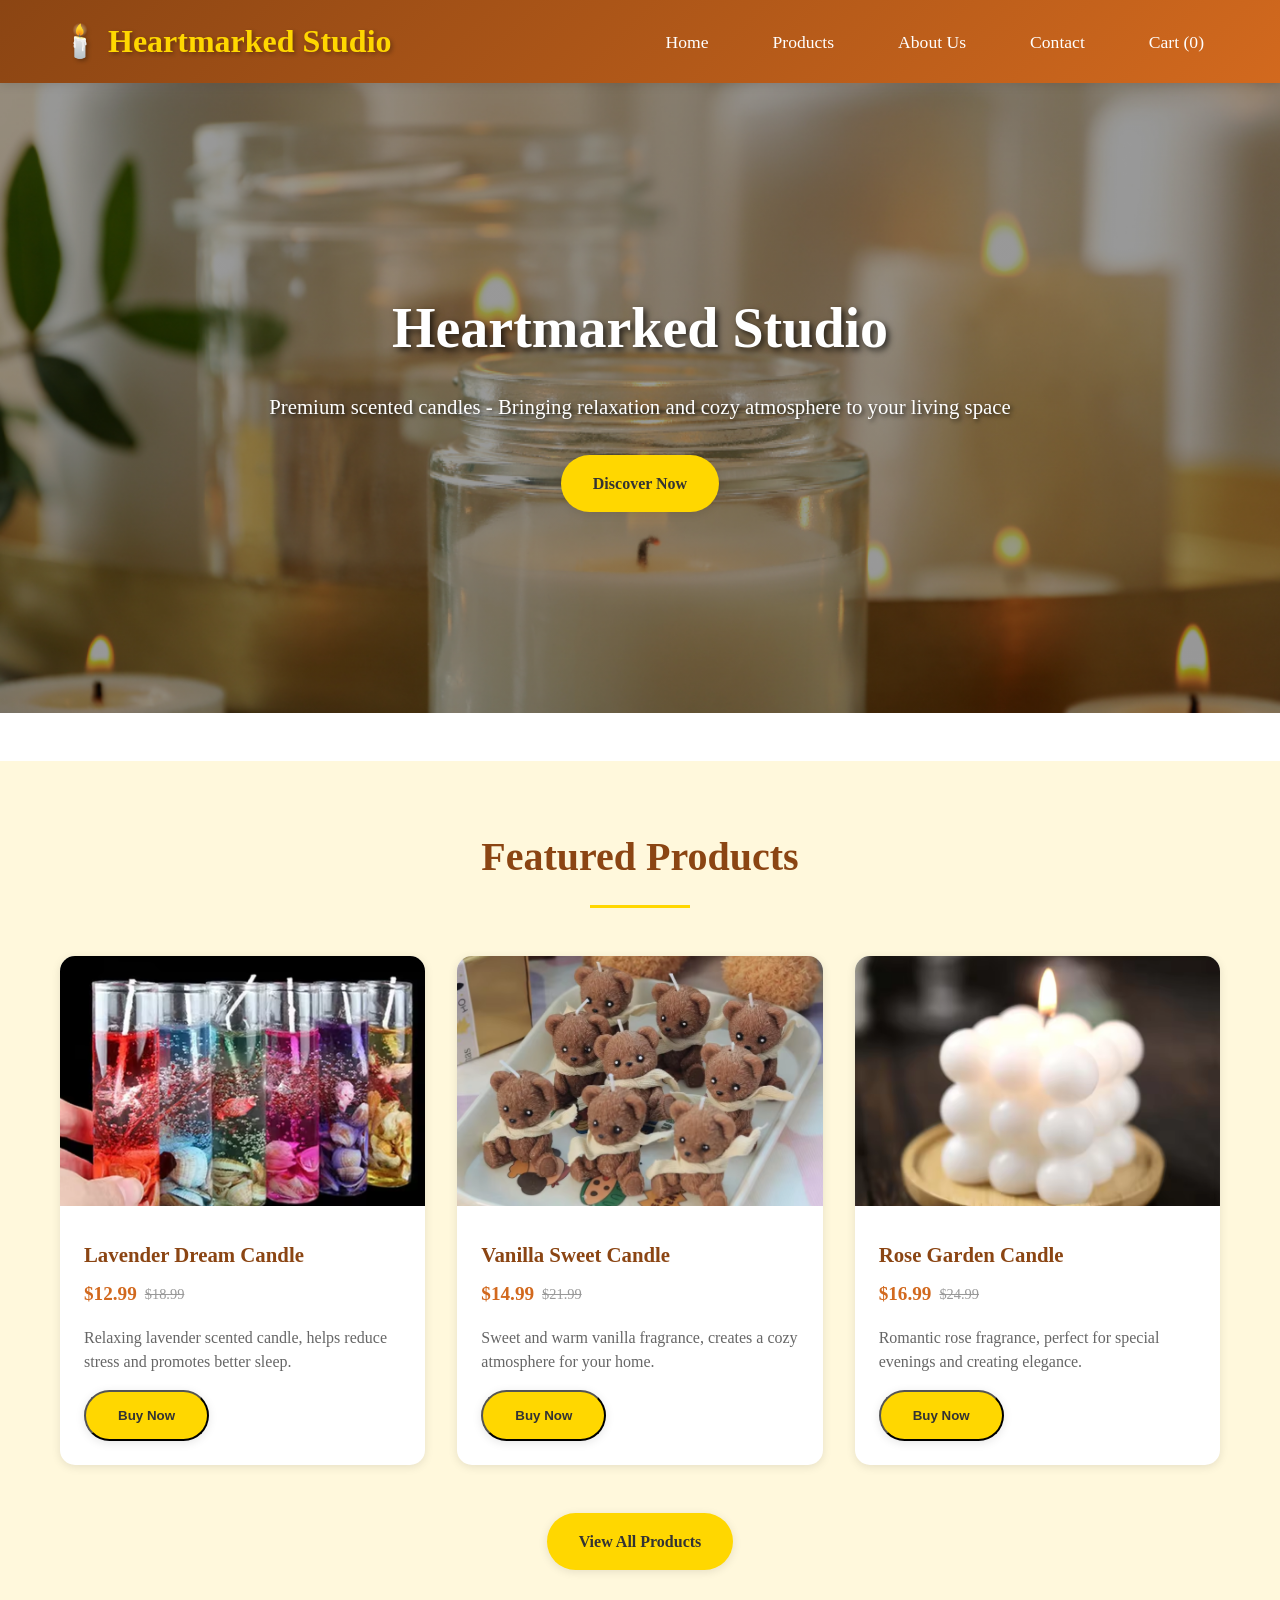
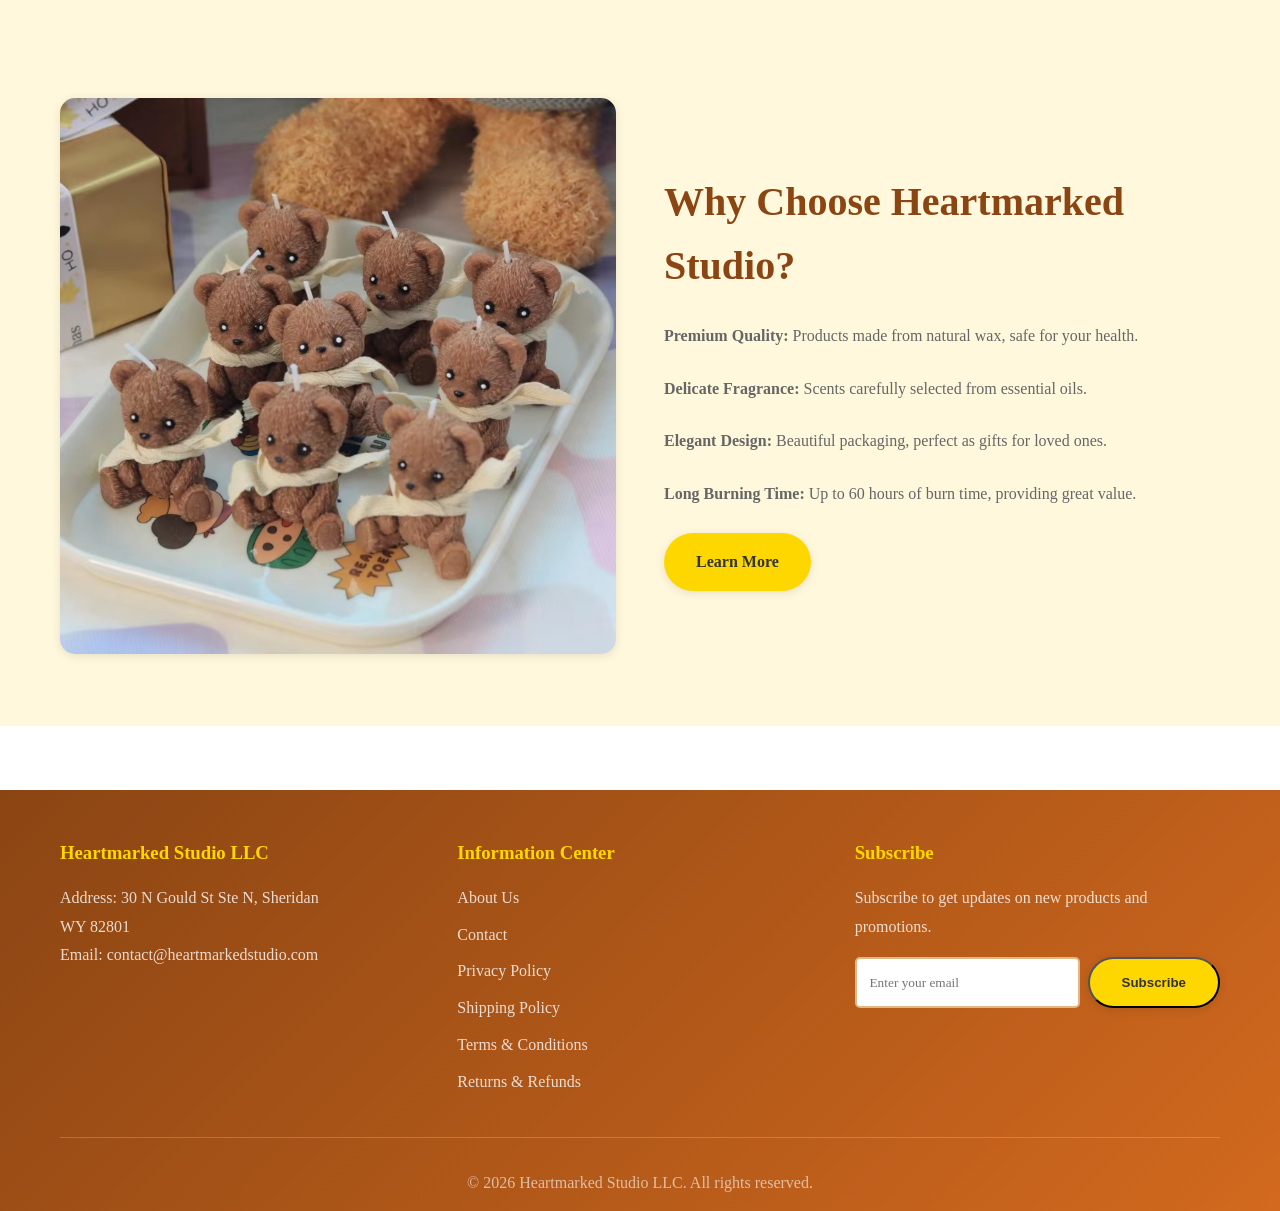
<file: index.html>
<!DOCTYPE html>
<html lang="en">
<head>
    <meta charset="UTF-8">
    <meta name="viewport" content="width=device-width, initial-scale=1.0">
    <title>Heartmarked Studio - Premium Scented Candles</title>
    <link rel="stylesheet" href="styles.css">
</head>
<body>
    <!-- Header -->
    <header>
        <div class="container">
            <div class="header-content">
                <a href="index.html" class="logo">🕯️ Heartmarked Studio</a>
                <nav>
                    <ul>
                        <li><a href="index.html">Home</a></li>
                        <li><a href="products.html">Products</a></li>
                        <li><a href="about.html">About Us</a></li>
                        <li><a href="contact.html">Contact</a></li>
                        <li><a href="cart.html" id="cart-link">Cart (<span id="cart-count">0</span>)</a></li>
                    </ul>
                </nav>
            </div>
        </div>
    </header>

    <!-- Hero Section -->
    <section class="hero" style="background: linear-gradient(rgba(0,0,0,0.4), rgba(0,0,0,0.4)), url('Banner/STT-ban-nen-thom-8.png');">
        <div class="hero-content">
            <h1>Heartmarked Studio</h1>
            <p>Premium scented candles - Bringing relaxation and cozy atmosphere to your living space</p>
            <a href="#featured" class="btn">Discover Now</a>
        </div>
    </section>

    <!-- Featured Products -->
    <section class="products" id="featured">
        <div class="container">
            <h2 class="section-title">Featured Products</h2>
            <div class="product-grid" id="featured-products">
                <!-- Products will be loaded by JavaScript -->
            </div>
            <div style="text-align: center; margin-top: 3rem;">
                <a href="products.html" class="btn">View All Products</a>
            </div>
        </div>
    </section>

    <!-- Features Section -->
    <section class="about">
        <div class="container">
            <div class="about-content">
                <div>
                    <img src="Sản phẩm/SP2/Sceac61f636964d82b9f6da8a87afdc843.avif" alt="Premium scented candles" class="about-image">
                </div>
                <div class="about-text">
                    <h2>Why Choose Heartmarked Studio?</h2>
                    <p><strong>Premium Quality:</strong> Products made from natural wax, safe for your health.</p>
                    <p><strong>Delicate Fragrance:</strong> Scents carefully selected from essential oils.</p>
                    <p><strong>Elegant Design:</strong> Beautiful packaging, perfect as gifts for loved ones.</p>
                    <p><strong>Long Burning Time:</strong> Up to 60 hours of burn time, providing great value.</p>
                    <a href="about.html" class="btn">Learn More</a>
                </div>
            </div>
        </div>
    </section>

    <!-- Footer -->
    <footer>
        <div class="container">
            <div class="footer-content">
                <div class="footer-section">
                    <h3>Heartmarked Studio LLC</h3>
                    <p>Address: 30 N Gould St Ste N, Sheridan<br/>WY 82801<br/>Email: contact@heartmarkedstudio.com</p>
                </div>
                <div class="footer-section">
                    <h3>Information Center</h3>
                    <ul>
                        <li><a href="about.html">About Us</a></li>
                        <li><a href="contact.html">Contact</a></li>
                        <li><a href="privacy-policy.html">Privacy Policy</a></li>
                        <li><a href="shipping-policy.html">Shipping Policy</a></li>
                        <li><a href="terms-conditions.html">Terms & Conditions</a></li>
                        <li><a href="returns-refunds.html">Returns & Refunds</a></li>
                    </ul>
                </div>
                                <div class="footer-section">
                    <h3>Subscribe</h3>
                    <p>Subscribe to get updates on new products and promotions.</p>
                    <div style="margin-top: 1rem;">
                        <div style="display: flex; gap: 0.5rem;">
                            <input type="email" placeholder="Enter your email" style="flex: 1; padding: 0.8rem; border: 2px solid var(--border-color); border-radius: 5px; font-family: inherit;">
                            <button type="button" class="btn" onclick="subscribeNewsletter()">Subscribe</button>
                        </div>
                    </div>
                </div>
            </div>
            <div class="footer-bottom">
                <p>&copy; 2026 Heartmarked Studio LLC. All rights reserved.</p>
            </div>
        </div>
    </footer>


    <script src="script.js"></script>
</body>
</html>
</file>
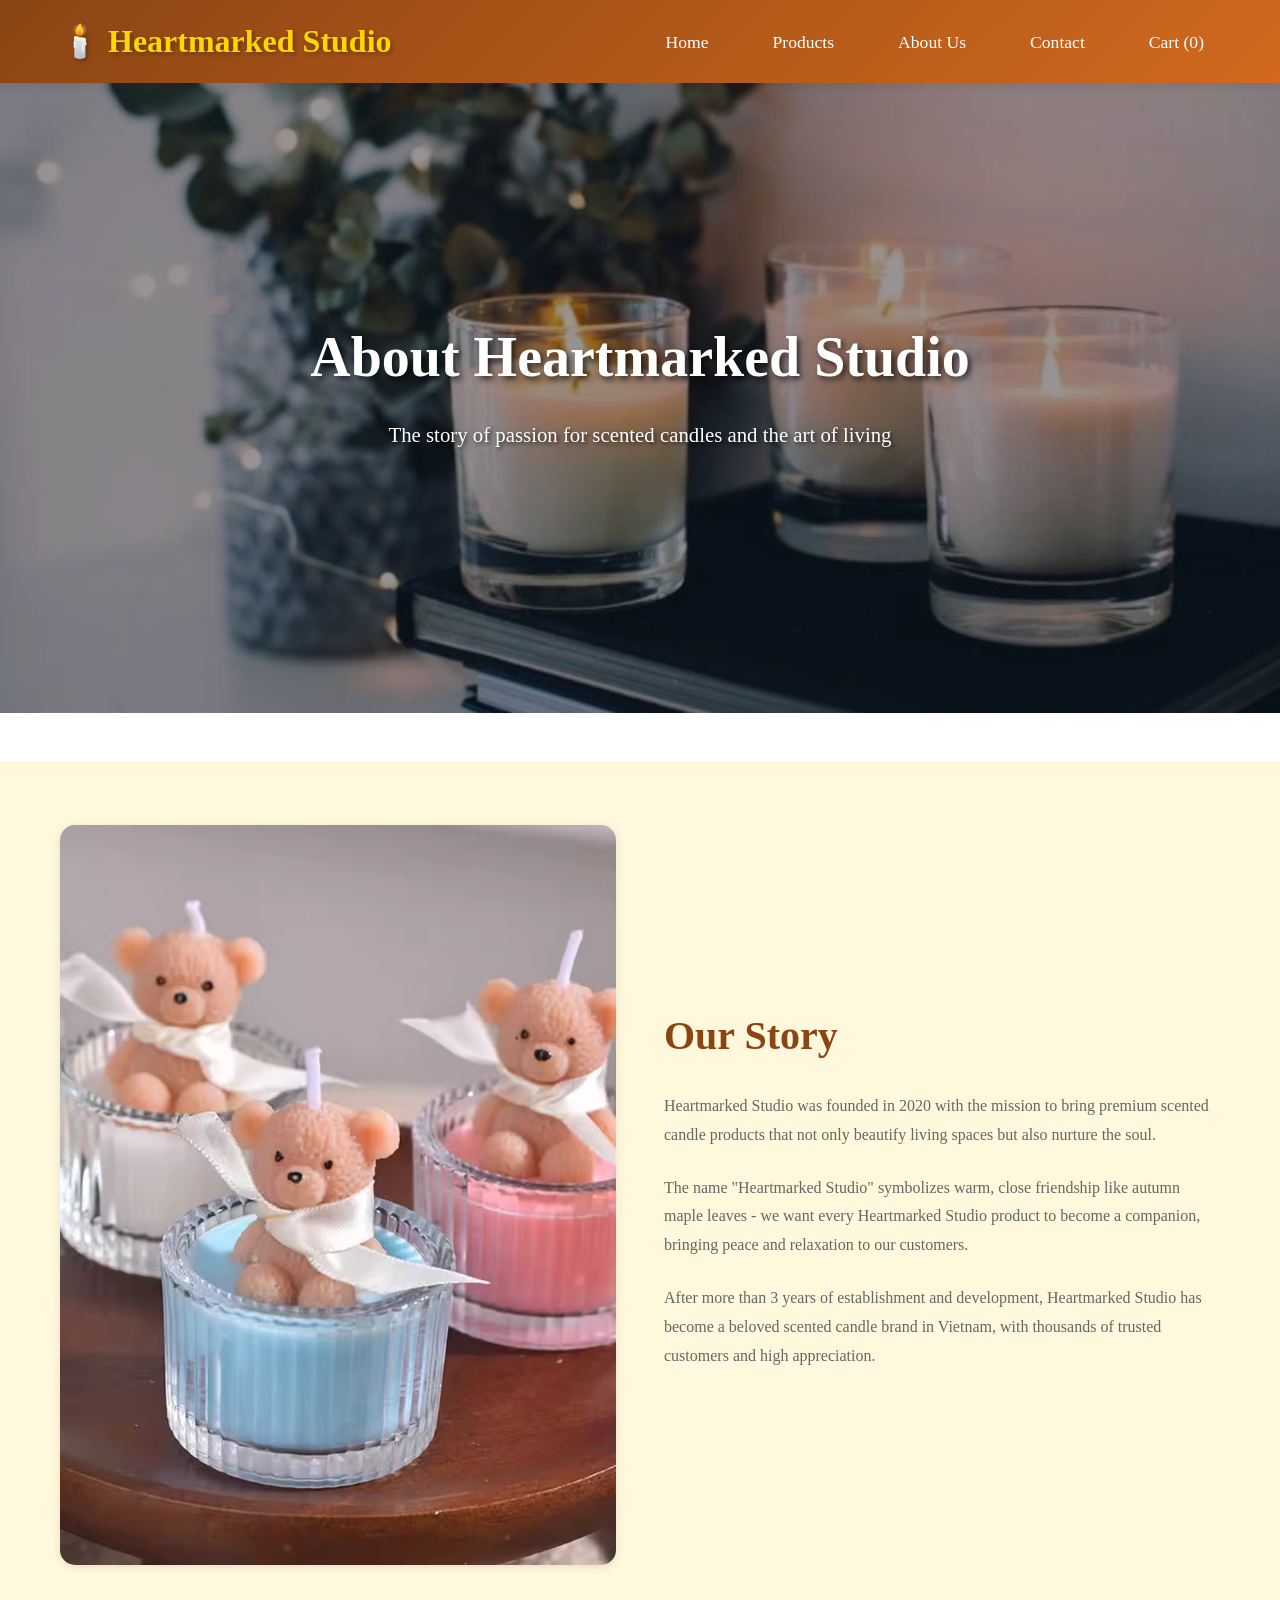
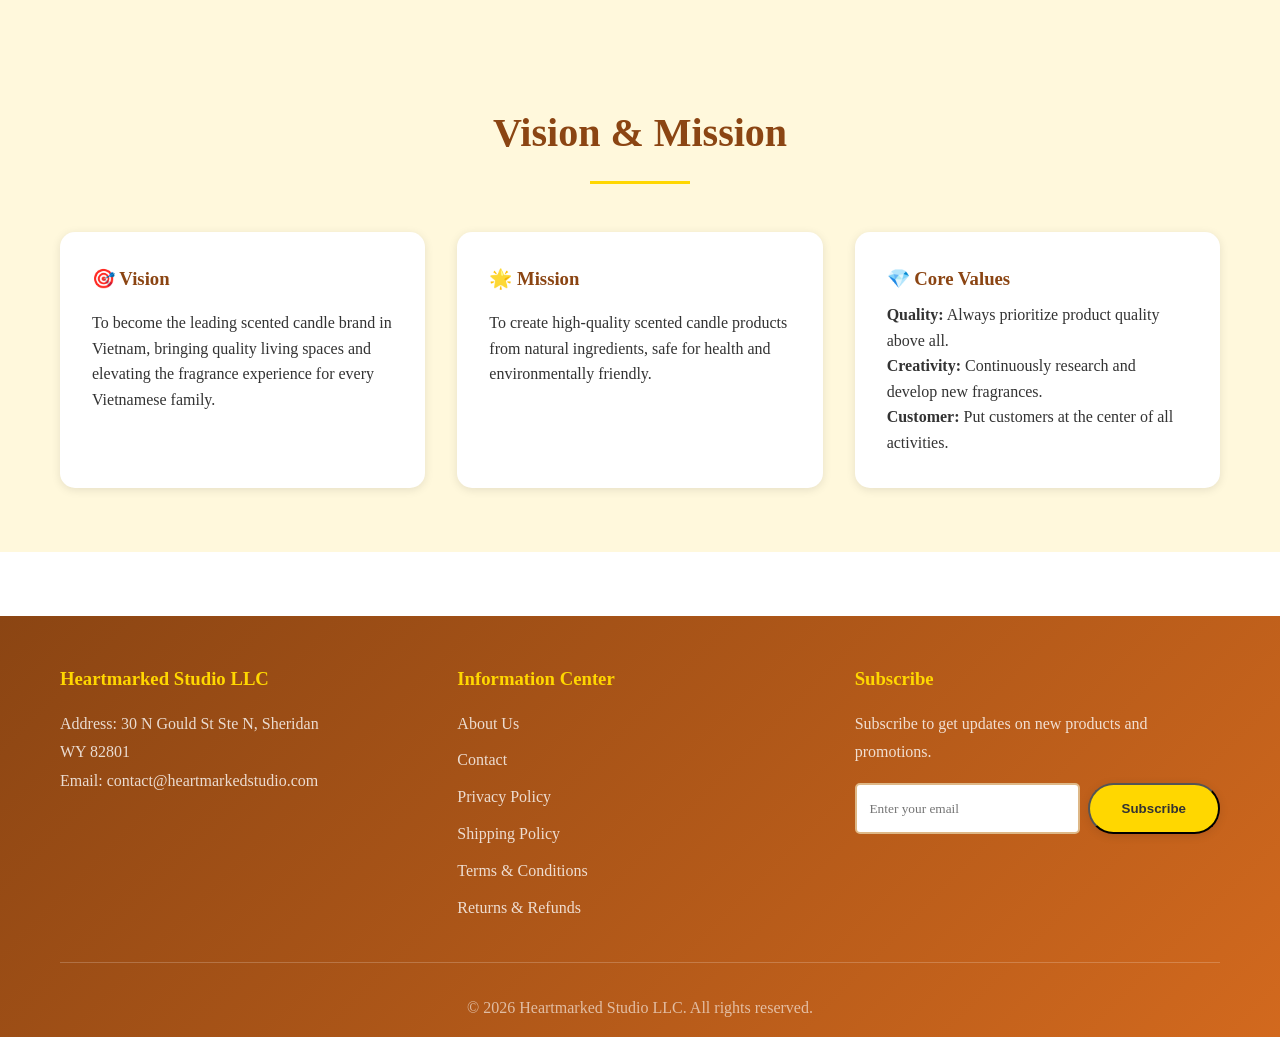
<file: about.html>
<!DOCTYPE html>
<html lang="en">
<head>
    <meta charset="UTF-8">
    <meta name="viewport" content="width=device-width, initial-scale=1.0">
    <title>About Us - Heartmarked Studio</title>
    <link rel="stylesheet" href="styles.css">
</head>
<body>
    <!-- Header -->
    <header>
        <div class="container">
            <div class="header-content">
                <a href="index.html" class="logo">🕯️ Heartmarked Studio</a>
                <nav>
                    <ul>
                        <li><a href="index.html">Home</a></li>
                        <li><a href="products.html">Products</a></li>
                        <li><a href="about.html">About Us</a></li>
                        <li><a href="contact.html">Contact</a></li>
                        <li><a href="cart.html" id="cart-link">Cart (<span id="cart-count">0</span>)</a></li>
                    </ul>
                </nav>
            </div>
        </div>
    </header>

    <!-- Hero Section -->
    <section class="hero" style="background: linear-gradient(rgba(0,0,0,0.4), rgba(0,0,0,0.4)), url('Banner/nen-thom-la-gi-top-5-loai-nen-thom-tot-khu-mui-hieu-qua-202112041556058350.jpg');">
        <div class="hero-content">
            <h1>About Heartmarked Studio</h1>
            <p>The story of passion for scented candles and the art of living</p>
        </div>
    </section>

    <!-- About Content -->
    <section class="about">
        <div class="container">
            <div class="about-content">
                <div>
                    <img src="Sản phẩm/SP5/S1ea3db55fad2495391e70c6064facd11P.jpg_960x960q75.jpg_.avif" alt="About Maple Friend" class="about-image">
                </div>
                <div class="about-text">
                    <h2>Our Story</h2>
                    <p>Heartmarked Studio was founded in 2020 with the mission to bring premium scented candle products that not only beautify living spaces but also nurture the soul.</p>
                    <p>The name "Heartmarked Studio" symbolizes warm, close friendship like autumn maple leaves - we want every Heartmarked Studio product to become a companion, bringing peace and relaxation to our customers.</p>
                    <p>After more than 3 years of establishment and development, Heartmarked Studio has become a beloved scented candle brand in Vietnam, with thousands of trusted customers and high appreciation.</p>
                </div>
            </div>
        </div>
    </section>

    <!-- Mission & Vision -->
    <section class="products">
        <div class="container">
            <h2 class="section-title">Vision & Mission</h2>
            <div style="display: grid; grid-template-columns: repeat(auto-fit, minmax(300px, 1fr)); gap: 2rem; margin-top: 3rem;">
                <div style="background: white; padding: 2rem; border-radius: 15px; box-shadow: var(--shadow);">
                    <h3 style="color: var(--primary-color); margin-bottom: 1rem;">🎯 Vision</h3>
                    <p>To become the leading scented candle brand in Vietnam, bringing quality living spaces and elevating the fragrance experience for every Vietnamese family.</p>
                </div>
                <div style="background: white; padding: 2rem; border-radius: 15px; box-shadow: var(--shadow);">
                    <h3 style="color: var(--primary-color); margin-bottom: 1rem;">🌟 Mission</h3>
                    <p>To create high-quality scented candle products from natural ingredients, safe for health and environmentally friendly.</p>
                </div>
                <div style="background: white; padding: 2rem; border-radius: 15px; box-shadow: var(--shadow);">
                    <h3 style="color: var(--primary-color); margin-bottom: 0.5rem;">💎 Core Values</h3>
                    <p><strong>Quality:</strong> Always prioritize product quality above all.<br>
                    <strong>Creativity:</strong> Continuously research and develop new fragrances.<br>
                    <strong>Customer:</strong> Put customers at the center of all activities.</p>
                </div>
            </div>
        </div>
    </section>

    <!-- Footer -->
    <footer>
        <div class="container">
            <div class="footer-content">
                <div class="footer-section">
                    <h3>Heartmarked Studio LLC</h3>
                    <p>Address: 30 N Gould St Ste N, Sheridan<br/>WY 82801<br/>Email: contact@heartmarkedstudio.com</p>
                </div>
                <div class="footer-section">
                    <h3>Information Center</h3>
                    <ul>
                        <li><a href="about.html">About Us</a></li>
                        <li><a href="contact.html">Contact</a></li>
                        <li><a href="privacy-policy.html">Privacy Policy</a></li>
                        <li><a href="shipping-policy.html">Shipping Policy</a></li>
                        <li><a href="terms-conditions.html">Terms & Conditions</a></li>
                        <li><a href="returns-refunds.html">Returns & Refunds</a></li>
                    </ul>
                </div>
                                <div class="footer-section">
                    <h3>Subscribe</h3>
                    <p>Subscribe to get updates on new products and promotions.</p>
                    <div style="margin-top: 1rem;">
                        <div style="display: flex; gap: 0.5rem;">
                            <input type="email" placeholder="Enter your email" style="flex: 1; padding: 0.8rem; border: 2px solid var(--border-color); border-radius: 5px; font-family: inherit;">
                            <button type="button" class="btn" onclick="subscribeNewsletter()">Subscribe</button>
                        </div>
                    </div>
                </div>
            </div>
            <div class="footer-bottom">
                <p>&copy; 2026 Heartmarked Studio LLC. All rights reserved.</p>
            </div>
        </div>
    </footer>

    <script src="script.js"></script>
</body>
</html>
</file>
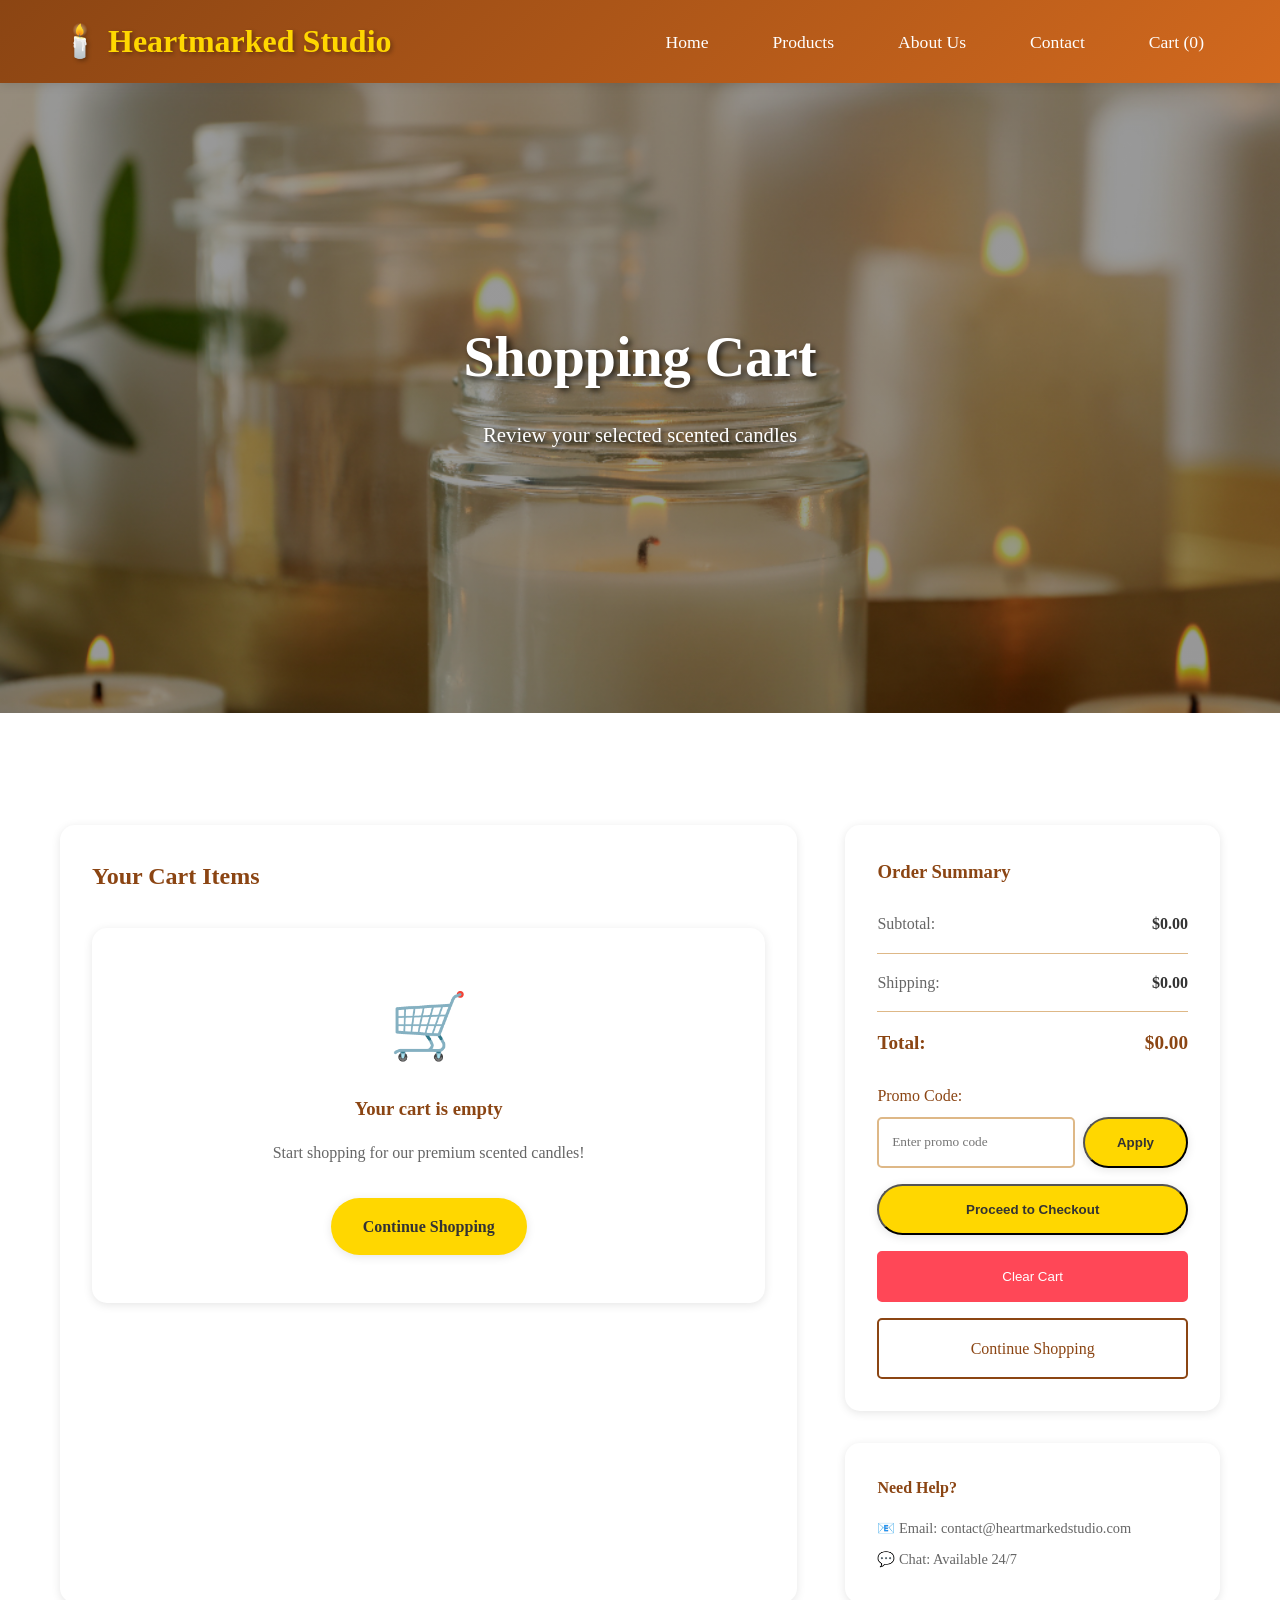
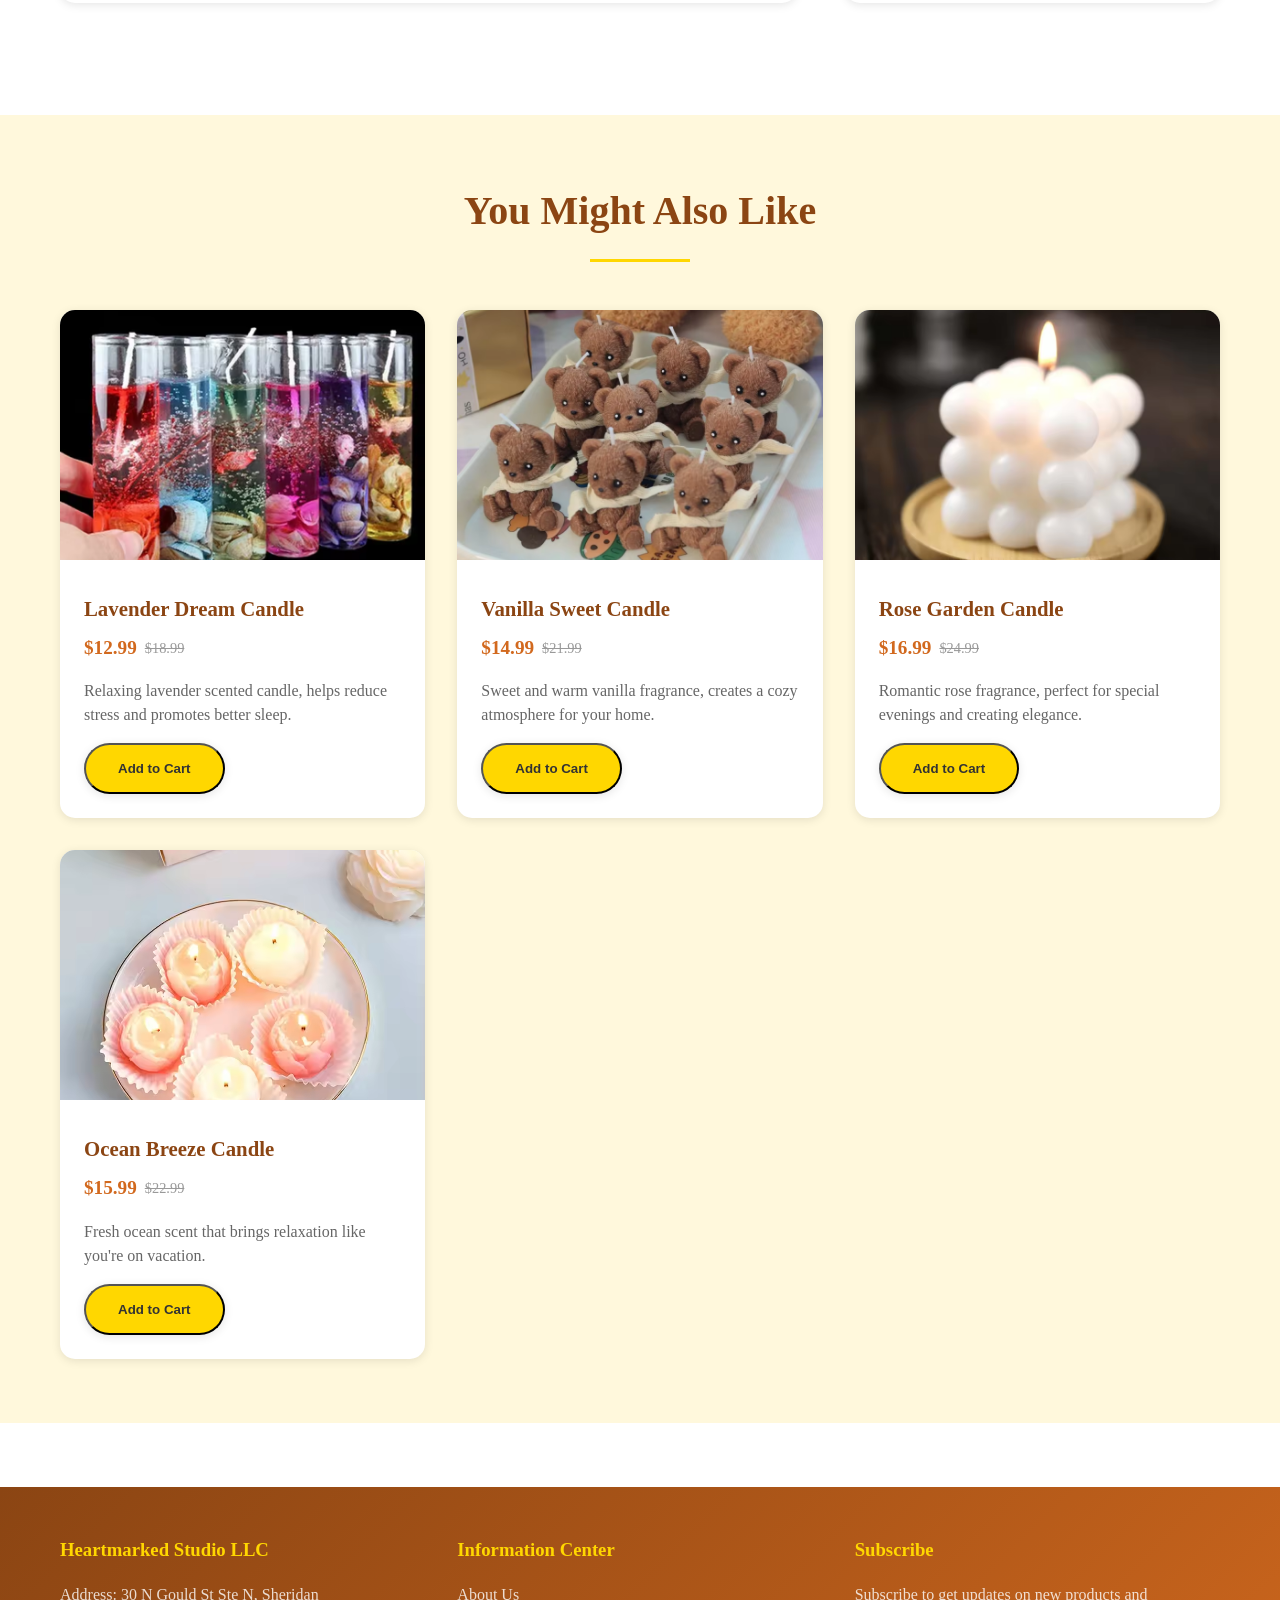
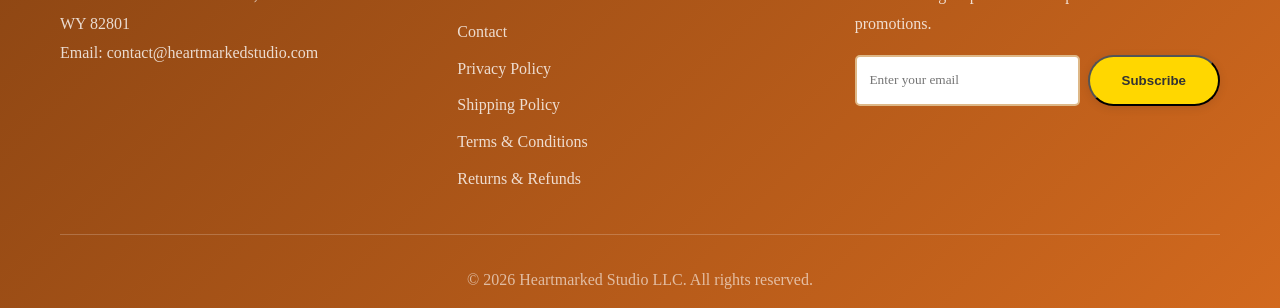
<file: cart.html>
<!DOCTYPE html>
<html lang="en">
<head>
    <meta charset="UTF-8">
    <meta name="viewport" content="width=device-width, initial-scale=1.0">
    <title>Shopping Cart - Heartmarked Studio</title>
    <link rel="stylesheet" href="styles.css">
</head>
<body>
    <!-- Header -->
    <header>
        <div class="container">
            <div class="header-content">
                <a href="index.html" class="logo">🕯️ Heartmarked Studio</a>
                <nav>
                    <ul>
                        <li><a href="index.html">Home</a></li>
                        <li><a href="products.html">Products</a></li>
                        <li><a href="about.html">About Us</a></li>
                        <li><a href="contact.html">Contact</a></li>
                        <li><a href="cart.html" id="cart-link">Cart (<span id="cart-count">0</span>)</a></li>
                    </ul>
                </nav>
            </div>
        </div>
    </header>

    <!-- Hero Section -->
    <section class="hero" style="background: linear-gradient(rgba(0,0,0,0.4), rgba(0,0,0,0.4)), url('Banner/STT-ban-nen-thom-8.png');">
        <div class="hero-content">
            <h1>Shopping Cart</h1>
            <p>Review your selected scented candles</p>
        </div>
    </section>

    <!-- Cart Section -->
    <section class="cart">
        <div class="container">
            <div class="cart-container">
                <!-- Cart Items -->
                <div class="cart-items">
                    <h2 style="color: var(--primary-color); margin-bottom: 2rem;">Your Cart Items</h2>
                    <div id="cart-items-container">
                        <!-- Cart items will be dynamically added here -->
                        <div class="empty-cart" style="text-align: center; padding: 3rem; background: white; border-radius: 15px; box-shadow: var(--shadow);">
                            <div style="font-size: 4rem; margin-bottom: 1rem;">🛒</div>
                            <h3 style="color: var(--primary-color); margin-bottom: 1rem;">Your cart is empty</h3>
                            <p style="color: var(--text-light); margin-bottom: 2rem;">Start shopping for our premium scented candles!</p>
                            <a href="products.html" class="btn">Continue Shopping</a>
                        </div>
                    </div>
                </div>

                <!-- Cart Summary -->
                <div class="cart-summary">
                    <div style="background: white; padding: 2rem; border-radius: 15px; box-shadow: var(--shadow);">
                        <h3 style="color: var(--primary-color); margin-bottom: 1.5rem;">Order Summary</h3>
                        
                        <div style="display: flex; justify-content: space-between; margin-bottom: 1rem; padding-bottom: 1rem; border-bottom: 1px solid var(--border-color);">
                            <span style="color: var(--text-light);">Subtotal:</span>
                            <span id="subtotal" style="font-weight: bold;">$0.00</span>
                        </div>
                        
                        <div style="display: flex; justify-content: space-between; margin-bottom: 1rem; padding-bottom: 1rem; border-bottom: 1px solid var(--border-color);">
                            <span style="color: var(--text-light);">Shipping:</span>
                            <span id="shipping" style="font-weight: bold;">$5.99</span>
                        </div>
                        
                        <div style="display: flex; justify-content: space-between; margin-bottom: 1.5rem;">
                            <span style="color: var(--primary-color); font-size: 1.2rem; font-weight: bold;">Total:</span>
                            <span id="total" style="color: var(--primary-color); font-size: 1.2rem; font-weight: bold;">$5.99</span>
                        </div>

                        <div style="margin-bottom: 1rem;">
                            <label for="promo-code" style="display: block; margin-bottom: 0.5rem; color: var(--primary-color);">Promo Code:</label>
                            <div style="display: flex; gap: 0.5rem;">
                                <input type="text" id="promo-code" placeholder="Enter promo code" style="flex: 1; padding: 0.8rem; border: 2px solid var(--border-color); border-radius: 5px; font-family: inherit;">
                                <button type="button" class="btn" onclick="applyPromoCode()">Apply</button>
                            </div>
                        </div>

                        <button type="button" class="btn" style="width: 100%; padding: 1rem; margin-bottom: 1rem;" onclick="proceedToCheckout()">
                            Proceed to Checkout
                        </button>
                        
                        <button type="button" class="btn-secondary" style="width: 100%; padding: 1rem; margin-bottom: 1rem; background: #ff4757; border-color: #ff4757; color: white;" onclick="clearCart()">
                            Clear Cart
                        </button>
                        
                        <a href="products.html" class="btn-secondary" style="display: block; text-align: center; text-decoration: none; padding: 1rem; border-radius: 5px;">
                            Continue Shopping
                        </a>
                    </div>

                    <!-- Customer Support -->
                    <div style="background: white; padding: 2rem; border-radius: 15px; box-shadow: var(--shadow); margin-top: 2rem;">
                        <h4 style="color: var(--primary-color); margin-bottom: 1rem;">Need Help?</h4>
                        <p style="color: var(--text-light); font-size: 0.9rem; margin-bottom: 0.5rem;">📧 Email: contact@heartmarkedstudio.com</p>
                        <p style="color: var(--text-light); font-size: 0.9rem;">💬 Chat: Available 24/7</p>
                    </div>
                </div>
            </div>
        </div>
    </section>

    <!-- Related Products -->
    <section class="products">
        <div class="container">
            <h2 class="section-title">You Might Also Like</h2>
            <div class="product-grid" id="related-products">
                <!-- Related products will be loaded by JavaScript -->
            </div>
        </div>
    </section>

    <!-- Footer -->
    <footer>
        <div class="container">
            <div class="footer-content">
                <div class="footer-section">
                    <h3>Heartmarked Studio LLC</h3>
                    <p>Address: 30 N Gould St Ste N, Sheridan<br/>WY 82801<br/>Email: contact@heartmarkedstudio.com</p>
                </div>
                <div class="footer-section">
                    <h3>Information Center</h3>
                    <ul>
                        <li><a href="about.html">About Us</a></li>
                        <li><a href="contact.html">Contact</a></li>
                        <li><a href="privacy-policy.html">Privacy Policy</a></li>
                        <li><a href="shipping-policy.html">Shipping Policy</a></li>
                        <li><a href="terms-conditions.html">Terms & Conditions</a></li>
                        <li><a href="returns-refunds.html">Returns & Refunds</a></li>
                    </ul>
                </div>
                                <div class="footer-section">
                    <h3>Subscribe</h3>
                    <p>Subscribe to get updates on new products and promotions.</p>
                    <div style="margin-top: 1rem;">
                        <div style="display: flex; gap: 0.5rem;">
                            <input type="email" placeholder="Enter your email" style="flex: 1; padding: 0.8rem; border: 2px solid var(--border-color); border-radius: 5px; font-family: inherit;">
                            <button type="button" class="btn" onclick="subscribeNewsletter()">Subscribe</button>
                        </div>
                    </div>
                </div>
            </div>
            <div class="footer-bottom">
                <p>&copy; 2026 Heartmarked Studio LLC. All rights reserved.</p>
            </div>
        </div>
    </footer>

    <script src="script.js"></script>
</body>
</html>
</file>
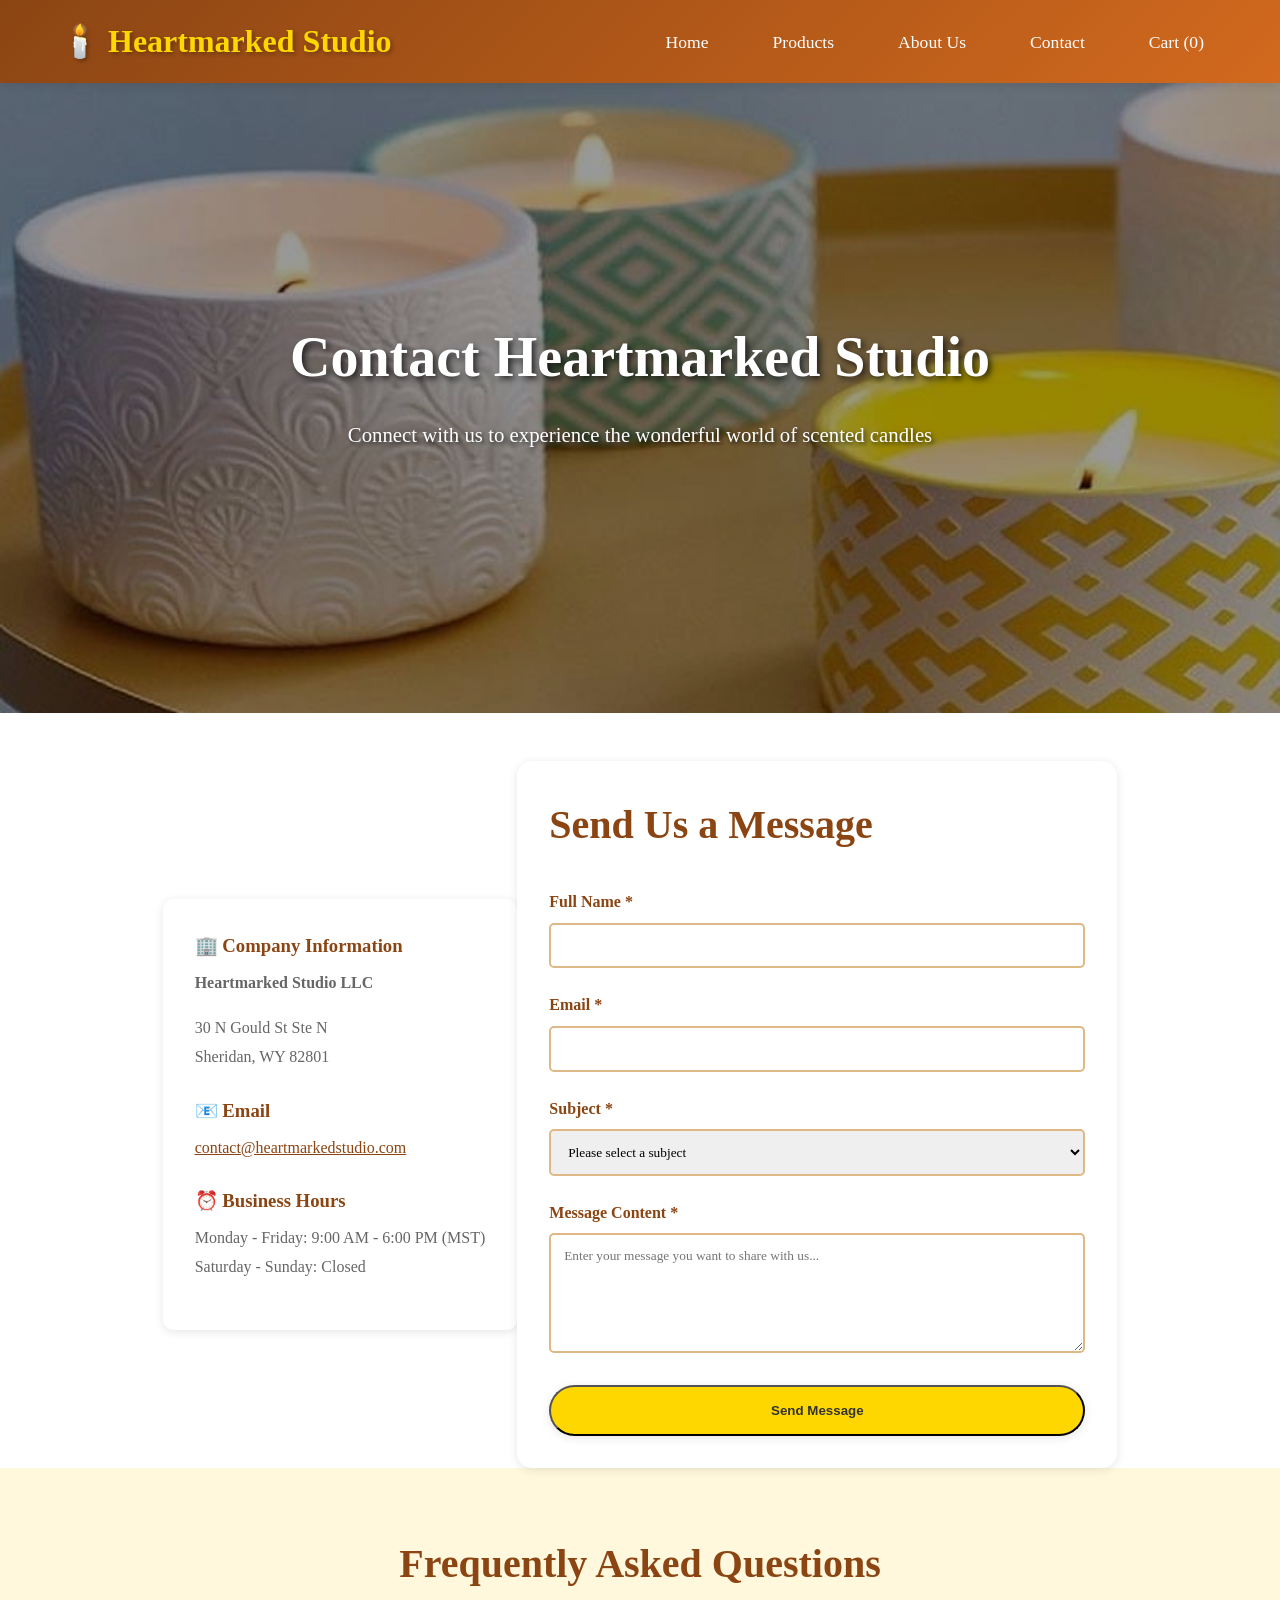
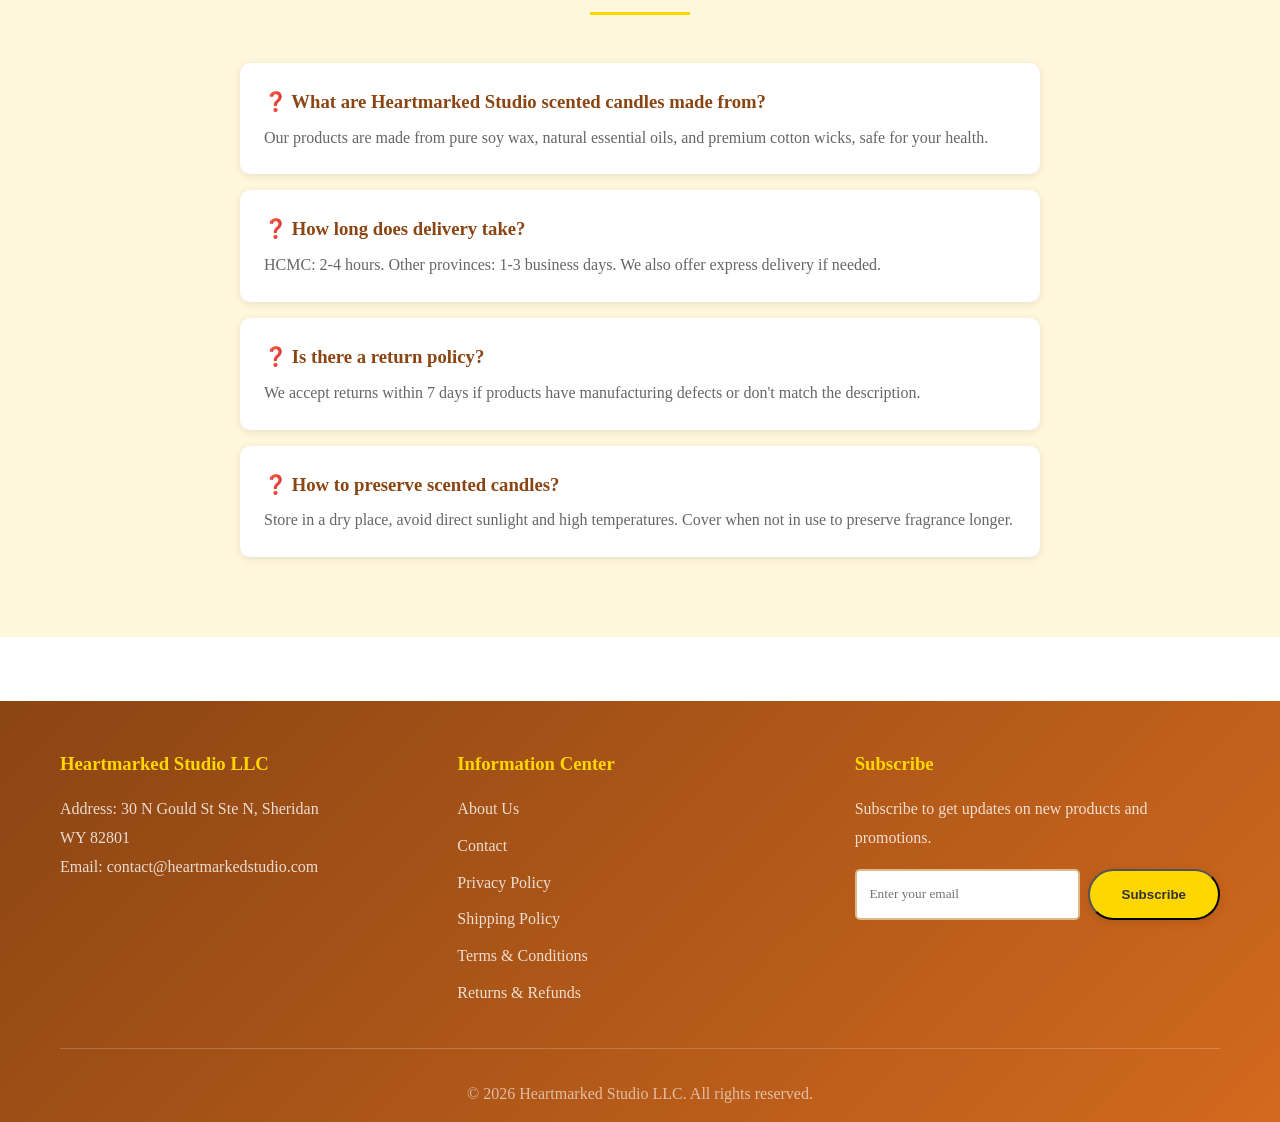
<file: contact.html>
<!DOCTYPE html>
<html lang="en">
<head>
    <meta charset="UTF-8">
    <meta name="viewport" content="width=device-width, initial-scale=1.0">
    <title>Contact - Heartmarked Studio</title>
    <link rel="stylesheet" href="styles.css">
</head>
<body>
    <!-- Header -->
    <header>
        <div class="container">
            <div class="header-content">
                <a href="index.html" class="logo">🕯️ Heartmarked Studio</a>
                <nav>
                    <ul>
                        <li><a href="index.html">Home</a></li>
                        <li><a href="products.html">Products</a></li>
                        <li><a href="about.html">About Us</a></li>
                        <li><a href="contact.html">Contact</a></li>
                        <li><a href="cart.html" id="cart-link">Cart (<span id="cart-count">0</span>)</a></li>
                    </ul>
                </nav>
            </div>
        </div>
    </header>

    <!-- Hero Section -->
    <section class="hero" style="background: linear-gradient(rgba(0,0,0,0.4), rgba(0,0,0,0.4)), url('Banner/nen-thom-la-gi-top-5-loai-nen-thom-tot-khu-mui-hieu-qua-202202191627590022.jpg');">
        <div class="hero-content">
            <h1>Contact Heartmarked Studio</h1>
            <p>Connect with us to experience the wonderful world of scented candles</p>
        </div>
    </section>

    <!-- Contact Information Section -->
    <section class="contact-info">
        <div class="container">
            <div class="contact-content">
                <div class="contact-details">
                    <div style="background: white; padding: 2rem; border-radius: 10px; box-shadow: var(--shadow);">
                        <div style="margin-bottom: 1.5rem;">
                            <h3 style="color: var(--primary-color); margin-bottom: 0.5rem;">🏢 Company Information</h3>
                            <p><strong>Heartmarked Studio LLC</strong></p>
                            <p>30 N Gould St Ste N<br>Sheridan, WY 82801</p>
                        </div>
                        
                        <div style="margin-bottom: 1.5rem;">
                            <h3 style="color: var(--primary-color); margin-bottom: 0.5rem;">📧 Email</h3>
                            <p><a href="mailto:contact@heartmarkedstudio.com" style="color: var(--primary-color);">contact@heartmarkedstudio.com</a></p>
                        </div>

                        <div>
                            <h3 style="color: var(--primary-color); margin-bottom: 0.5rem;">⏰ Business Hours</h3>
                            <p>Monday - Friday: 9:00 AM - 6:00 PM (MST)<br>
                            Saturday - Sunday: Closed</p>
                        </div>
                    </div>
                </div>
                <div class="contact-form">
                    <h2 style="color: var(--primary-color); margin-bottom: 2rem;">Send Us a Message</h2>
                    <form id="contact-form">
                        <div class="form-group">
                            <label for="name">Full Name *</label>
                            <input type="text" id="name" name="name" required>
                        </div>
                        
                        <div class="form-group">
                            <label for="email">Email *</label>
                            <input type="email" id="email" name="email" required>
                        </div>
                        
                        <div class="form-group">
                            <label for="subject">Subject *</label>
                            <select id="subject" name="subject" style="width: 100%; padding: 0.8rem; border: 2px solid var(--border-color); border-radius: 5px; font-family: inherit;">
                                <option value="">Please select a subject</option>
                                <option value="consultation">Product Consultation</option>
                                <option value="order">Order Issues</option>
                                <option value="cooperation">Business Cooperation</option>
                                <option value="feedback">Feedback & Suggestions</option>
                                <option value="other">Other</option>
                            </select>
                        </div>
                        
                        <div class="form-group">
                            <label for="message">Message Content *</label>
                            <textarea id="message" name="message" required placeholder="Enter your message you want to share with us..."></textarea>
                        </div>
                        
                        <button type="submit" class="btn" style="width: 100%; padding: 1rem;">Send Message</button>
                    </form>
                </div>
            </div>
        </div>
    </section>

    <!-- FAQ Section -->
    <section class="products">
        <div class="container">
            <h2 class="section-title">Frequently Asked Questions</h2>
            <div style="max-width: 800px; margin: 0 auto;">
                <div style="background: white; padding: 1.5rem; border-radius: 10px; margin-bottom: 1rem; box-shadow: var(--shadow);">
                    <h3 style="color: var(--primary-color); margin-bottom: 0.5rem;">❓ What are Heartmarked Studio scented candles made from?</h3>
                    <p style="color: var(--text-light);">Our products are made from pure soy wax, natural essential oils, and premium cotton wicks, safe for your health.</p>
                </div>
                
                <div style="background: white; padding: 1.5rem; border-radius: 10px; margin-bottom: 1rem; box-shadow: var(--shadow);">
                    <h3 style="color: var(--primary-color); margin-bottom: 0.5rem;">❓ How long does delivery take?</h3>
                    <p style="color: var(--text-light);">HCMC: 2-4 hours. Other provinces: 1-3 business days. We also offer express delivery if needed.</p>
                </div>
                
                <div style="background: white; padding: 1.5rem; border-radius: 10px; margin-bottom: 1rem; box-shadow: var(--shadow);">
                    <h3 style="color: var(--primary-color); margin-bottom: 0.5rem;">❓ Is there a return policy?</h3>
                    <p style="color: var(--text-light);">We accept returns within 7 days if products have manufacturing defects or don't match the description.</p>
                </div>
                
                <div style="background: white; padding: 1.5rem; border-radius: 10px; margin-bottom: 1rem; box-shadow: var(--shadow);">
                    <h3 style="color: var(--primary-color); margin-bottom: 0.5rem;">❓ How to preserve scented candles?</h3>
                    <p style="color: var(--text-light);">Store in a dry place, avoid direct sunlight and high temperatures. Cover when not in use to preserve fragrance longer.</p>
                </div>
            </div>
        </div>
    </section>

    <!-- Footer -->
    <footer>
        <div class="container">
            <div class="footer-content">
                <div class="footer-section">
                    <h3>Heartmarked Studio LLC</h3>
                    <p>Address: 30 N Gould St Ste N, Sheridan<br/>WY 82801<br/>Email: contact@heartmarkedstudio.com</p>
                </div>
                <div class="footer-section">
                    <h3>Information Center</h3>
                    <ul>
                        <li><a href="about.html">About Us</a></li>
                        <li><a href="contact.html">Contact</a></li>
                        <li><a href="privacy-policy.html">Privacy Policy</a></li>
                        <li><a href="shipping-policy.html">Shipping Policy</a></li>
                        <li><a href="terms-conditions.html">Terms & Conditions</a></li>
                        <li><a href="returns-refunds.html">Returns & Refunds</a></li>
                    </ul>
                </div>
                                <div class="footer-section">
                    <h3>Subscribe</h3>
                    <p>Subscribe to get updates on new products and promotions.</p>
                    <div style="margin-top: 1rem;">
                        <div style="display: flex; gap: 0.5rem;">
                            <input type="email" placeholder="Enter your email" style="flex: 1; padding: 0.8rem; border: 2px solid var(--border-color); border-radius: 5px; font-family: inherit;">
                            <button type="button" class="btn" onclick="subscribeNewsletter()">Subscribe</button>
                        </div>
                    </div>
                </div>
            </div>
            <div class="footer-bottom">
                <p>&copy; 2026 Heartmarked Studio LLC. All rights reserved.</p>
            </div>
        </div>
    </footer>

    <script src="script.js"></script>
</body>
</html>
</file>
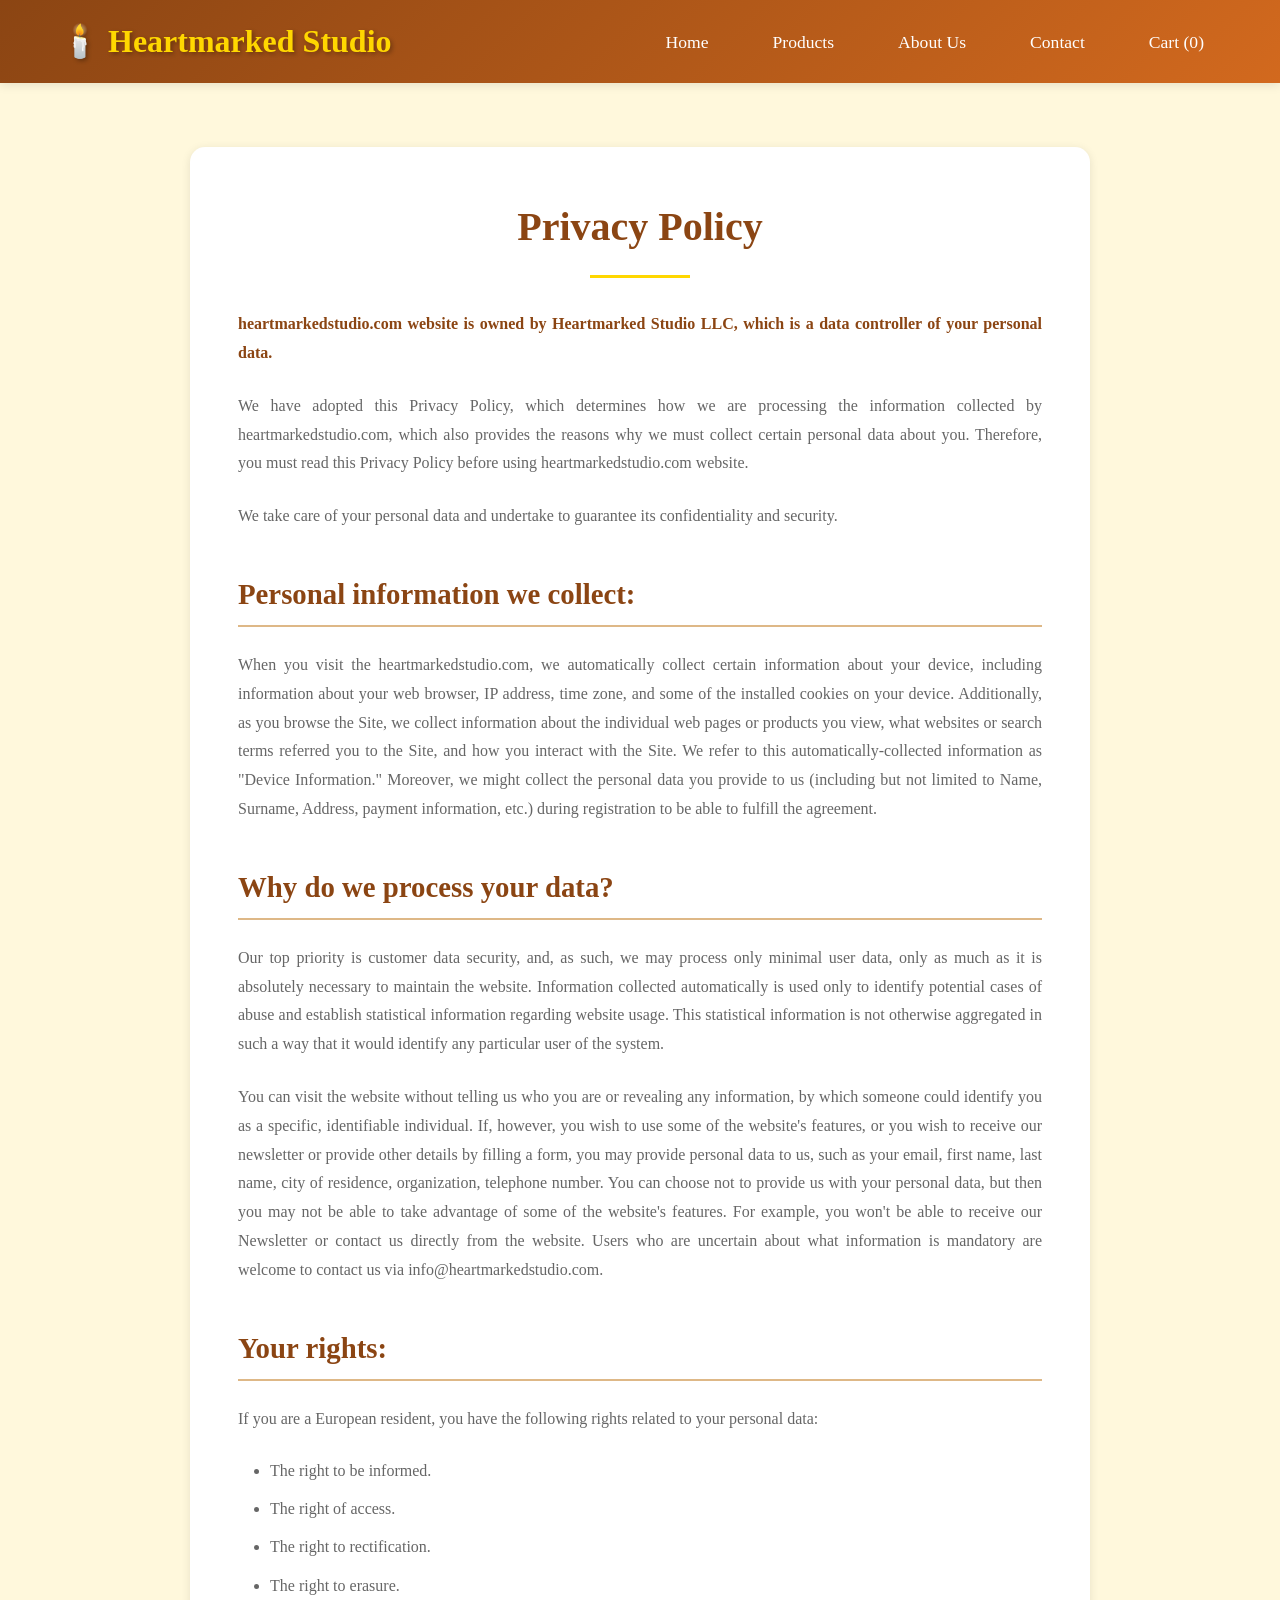
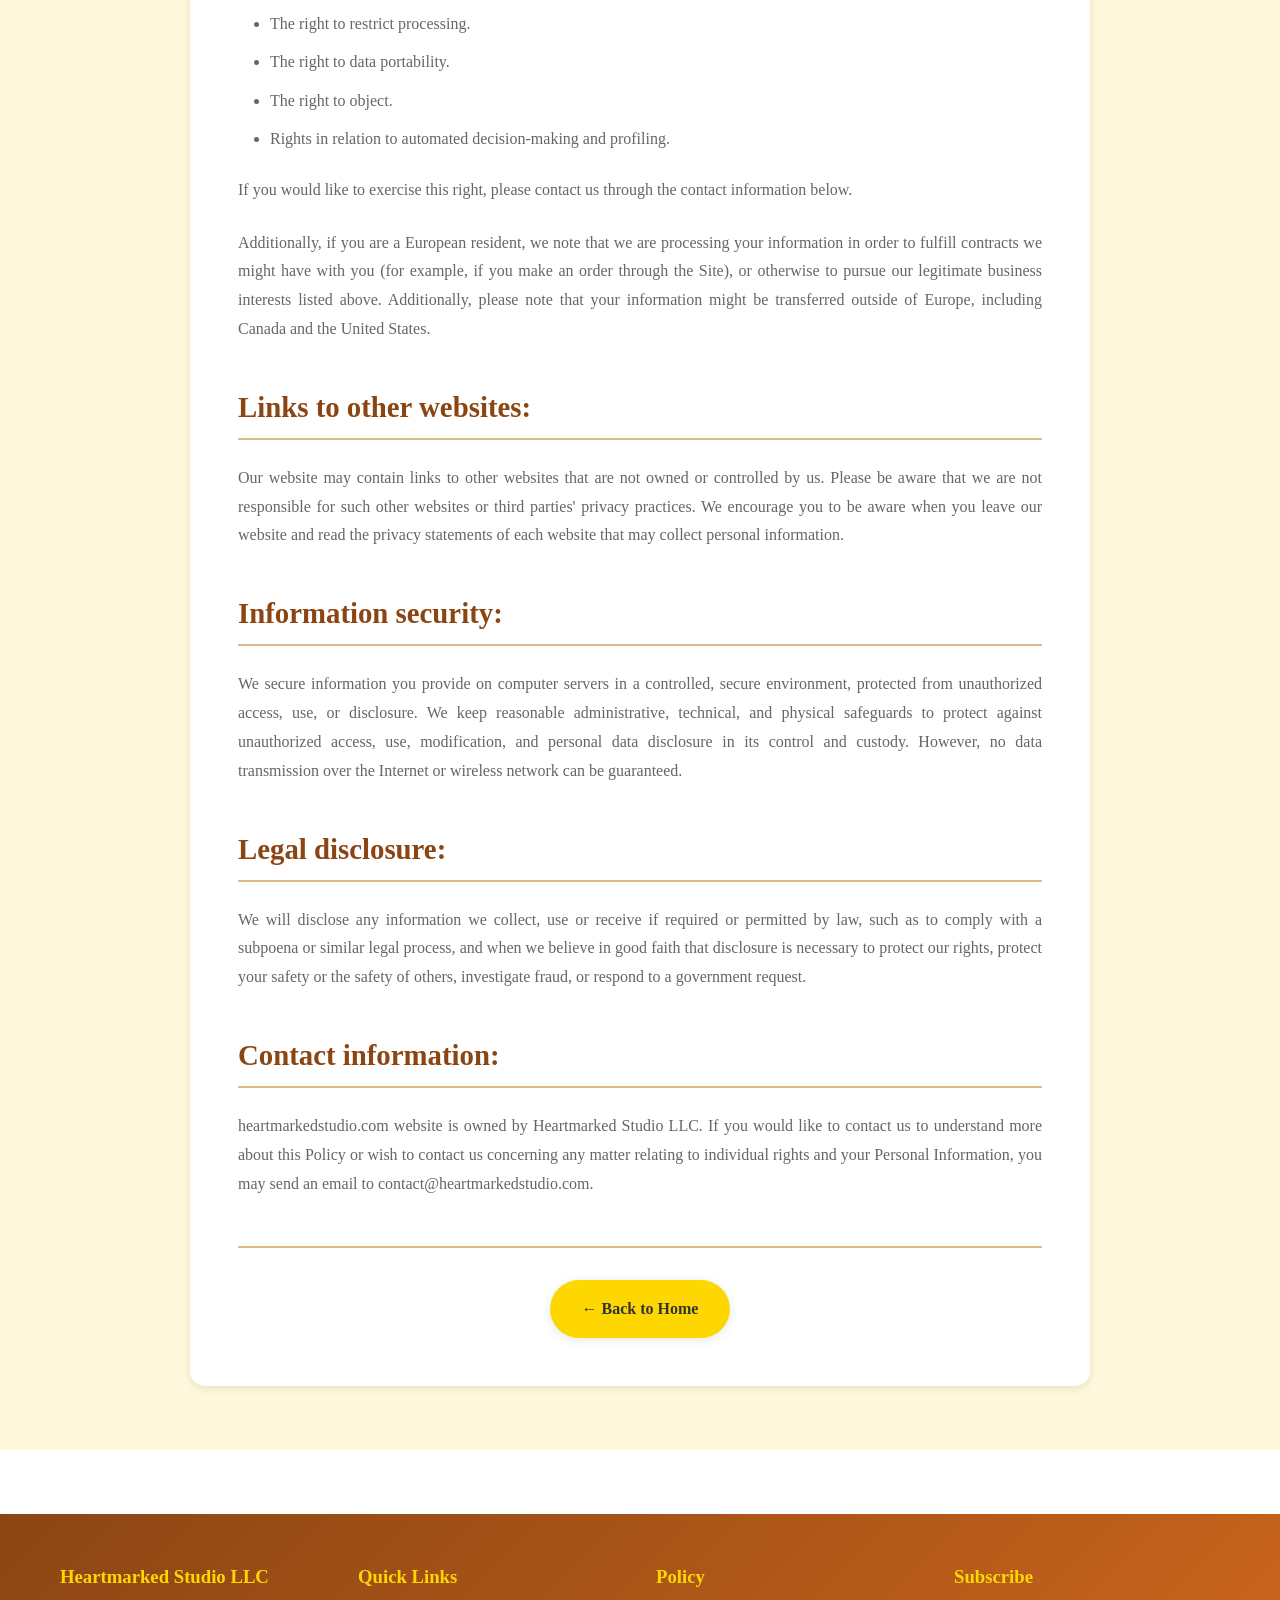
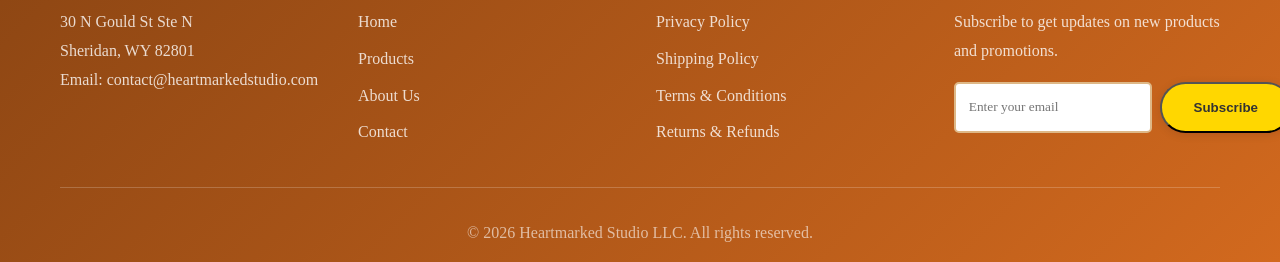
<file: privacy-policy.html>
<!DOCTYPE html>
<html lang="en">
<head>
    <meta charset="UTF-8">
    <meta name="viewport" content="width=device-width, initial-scale=1.0">
    <title>Privacy Policy - Heartmarked Studio</title>
    <link rel="stylesheet" href="styles.css">
</head>
<body>
    <!-- Header -->
    <header>
        <div class="container">
            <div class="header-content">
                <a href="index.html" class="logo">🕯️ Heartmarked Studio</a>
                <nav>
                    <ul>
                        <li><a href="index.html">Home</a></li>
                        <li><a href="products.html">Products</a></li>
                        <li><a href="about.html">About Us</a></li>
                        <li><a href="contact.html">Contact</a></li>
                        <li><a href="cart.html" id="cart-link">Cart (<span id="cart-count">0</span>)</a></li>
                    </ul>
                </nav>
            </div>
        </div>
    </header>

    <!-- Privacy Policy Content -->
    <section class="privacy-policy">
        <div class="container">
            <div class="policy-content">
                <h1>Privacy Policy</h1>
                
                <p><strong>heartmarkedstudio.com website is owned by Heartmarked Studio LLC, which is a data controller of your personal data.</strong></p>
                
                <p>We have adopted this Privacy Policy, which determines how we are processing the information collected by heartmarkedstudio.com, which also provides the reasons why we must collect certain personal data about you. Therefore, you must read this Privacy Policy before using heartmarkedstudio.com website.</p>
                
                <p>We take care of your personal data and undertake to guarantee its confidentiality and security.</p>
                
                <h2>Personal information we collect:</h2>
                <p>When you visit the heartmarkedstudio.com, we automatically collect certain information about your device, including information about your web browser, IP address, time zone, and some of the installed cookies on your device. Additionally, as you browse the Site, we collect information about the individual web pages or products you view, what websites or search terms referred you to the Site, and how you interact with the Site. We refer to this automatically-collected information as "Device Information." Moreover, we might collect the personal data you provide to us (including but not limited to Name, Surname, Address, payment information, etc.) during registration to be able to fulfill the agreement.</p>
                
                <h2>Why do we process your data?</h2>
                <p>Our top priority is customer data security, and, as such, we may process only minimal user data, only as much as it is absolutely necessary to maintain the website. Information collected automatically is used only to identify potential cases of abuse and establish statistical information regarding website usage. This statistical information is not otherwise aggregated in such a way that it would identify any particular user of the system.</p>
                
                <p>You can visit the website without telling us who you are or revealing any information, by which someone could identify you as a specific, identifiable individual. If, however, you wish to use some of the website's features, or you wish to receive our newsletter or provide other details by filling a form, you may provide personal data to us, such as your email, first name, last name, city of residence, organization, telephone number. You can choose not to provide us with your personal data, but then you may not be able to take advantage of some of the website's features. For example, you won't be able to receive our Newsletter or contact us directly from the website. Users who are uncertain about what information is mandatory are welcome to contact us via info@heartmarkedstudio.com.</p>
                
                <h2>Your rights:</h2>
                <p>If you are a European resident, you have the following rights related to your personal data:</p>
                <ul>
                    <li>The right to be informed.</li>
                    <li>The right of access.</li>
                    <li>The right to rectification.</li>
                    <li>The right to erasure.</li>
                    <li>The right to restrict processing.</li>
                    <li>The right to data portability.</li>
                    <li>The right to object.</li>
                    <li>Rights in relation to automated decision-making and profiling.</li>
                </ul>
                
                <p>If you would like to exercise this right, please contact us through the contact information below.</p>
                
                <p>Additionally, if you are a European resident, we note that we are processing your information in order to fulfill contracts we might have with you (for example, if you make an order through the Site), or otherwise to pursue our legitimate business interests listed above. Additionally, please note that your information might be transferred outside of Europe, including Canada and the United States.</p>
                
                <h2>Links to other websites:</h2>
                <p>Our website may contain links to other websites that are not owned or controlled by us. Please be aware that we are not responsible for such other websites or third parties' privacy practices. We encourage you to be aware when you leave our website and read the privacy statements of each website that may collect personal information.</p>
                
                <h2>Information security:</h2>
                <p>We secure information you provide on computer servers in a controlled, secure environment, protected from unauthorized access, use, or disclosure. We keep reasonable administrative, technical, and physical safeguards to protect against unauthorized access, use, modification, and personal data disclosure in its control and custody. However, no data transmission over the Internet or wireless network can be guaranteed.</p>
                
                <h2>Legal disclosure:</h2>
                <p>We will disclose any information we collect, use or receive if required or permitted by law, such as to comply with a subpoena or similar legal process, and when we believe in good faith that disclosure is necessary to protect our rights, protect your safety or the safety of others, investigate fraud, or respond to a government request.</p>
                
                <h2>Contact information:</h2>
                <p>heartmarkedstudio.com website is owned by Heartmarked Studio LLC. If you would like to contact us to understand more about this Policy or wish to contact us concerning any matter relating to individual rights and your Personal Information, you may send an email to contact@heartmarkedstudio.com.</p>
                
                <div class="back-to-home">
                    <a href="index.html" class="btn">← Back to Home</a>
                </div>
            </div>
        </div>
    </section>

    <!-- Footer -->
    <footer>
        <div class="container">
            <div class="footer-content">
                <div class="footer-section">
                    <h3>Heartmarked Studio LLC</h3>
                    <p>30 N Gould St Ste N<br>Sheridan, WY 82801<br>Email: contact@heartmarkedstudio.com</p>
                </div>
                <div class="footer-section">
                    <h3>Quick Links</h3>
                    <ul>
                        <li><a href="index.html">Home</a></li>
                        <li><a href="products.html">Products</a></li>
                        <li><a href="about.html">About Us</a></li>
                        <li><a href="contact.html">Contact</a></li>
                    </ul>
                </div>
                <div class="footer-section">
                    <h3>Policy</h3>
                    <ul>
                        <li><a href="privacy-policy.html">Privacy Policy</a></li>
                        <li><a href="shipping-policy.html">Shipping Policy</a></li>
                        <li><a href="terms-conditions.html">Terms & Conditions</a></li>
                        <li><a href="returns-refunds.html">Returns & Refunds</a></li>
                    </ul>
                </div>
                <div class="footer-section">
                    <h3>Subscribe</h3>
                    <p>Subscribe to get updates on new products and promotions.</p>
                    <div style="margin-top: 1rem;">
                        <div style="display: flex; gap: 0.5rem;">
                            <input type="email" placeholder="Enter your email" style="flex: 1; padding: 0.8rem; border: 2px solid var(--border-color); border-radius: 5px; font-family: inherit;">
                            <button type="button" class="btn" onclick="subscribeNewsletter()">Subscribe</button>
                        </div>
                    </div>
                </div>
            </div>
            <div class="footer-bottom">
                <p>&copy; 2026 Heartmarked Studio LLC. All rights reserved.</p>
            </div>
        </div>
    </footer>

    <script src="script.js"></script>
</body>
</html>
</file>
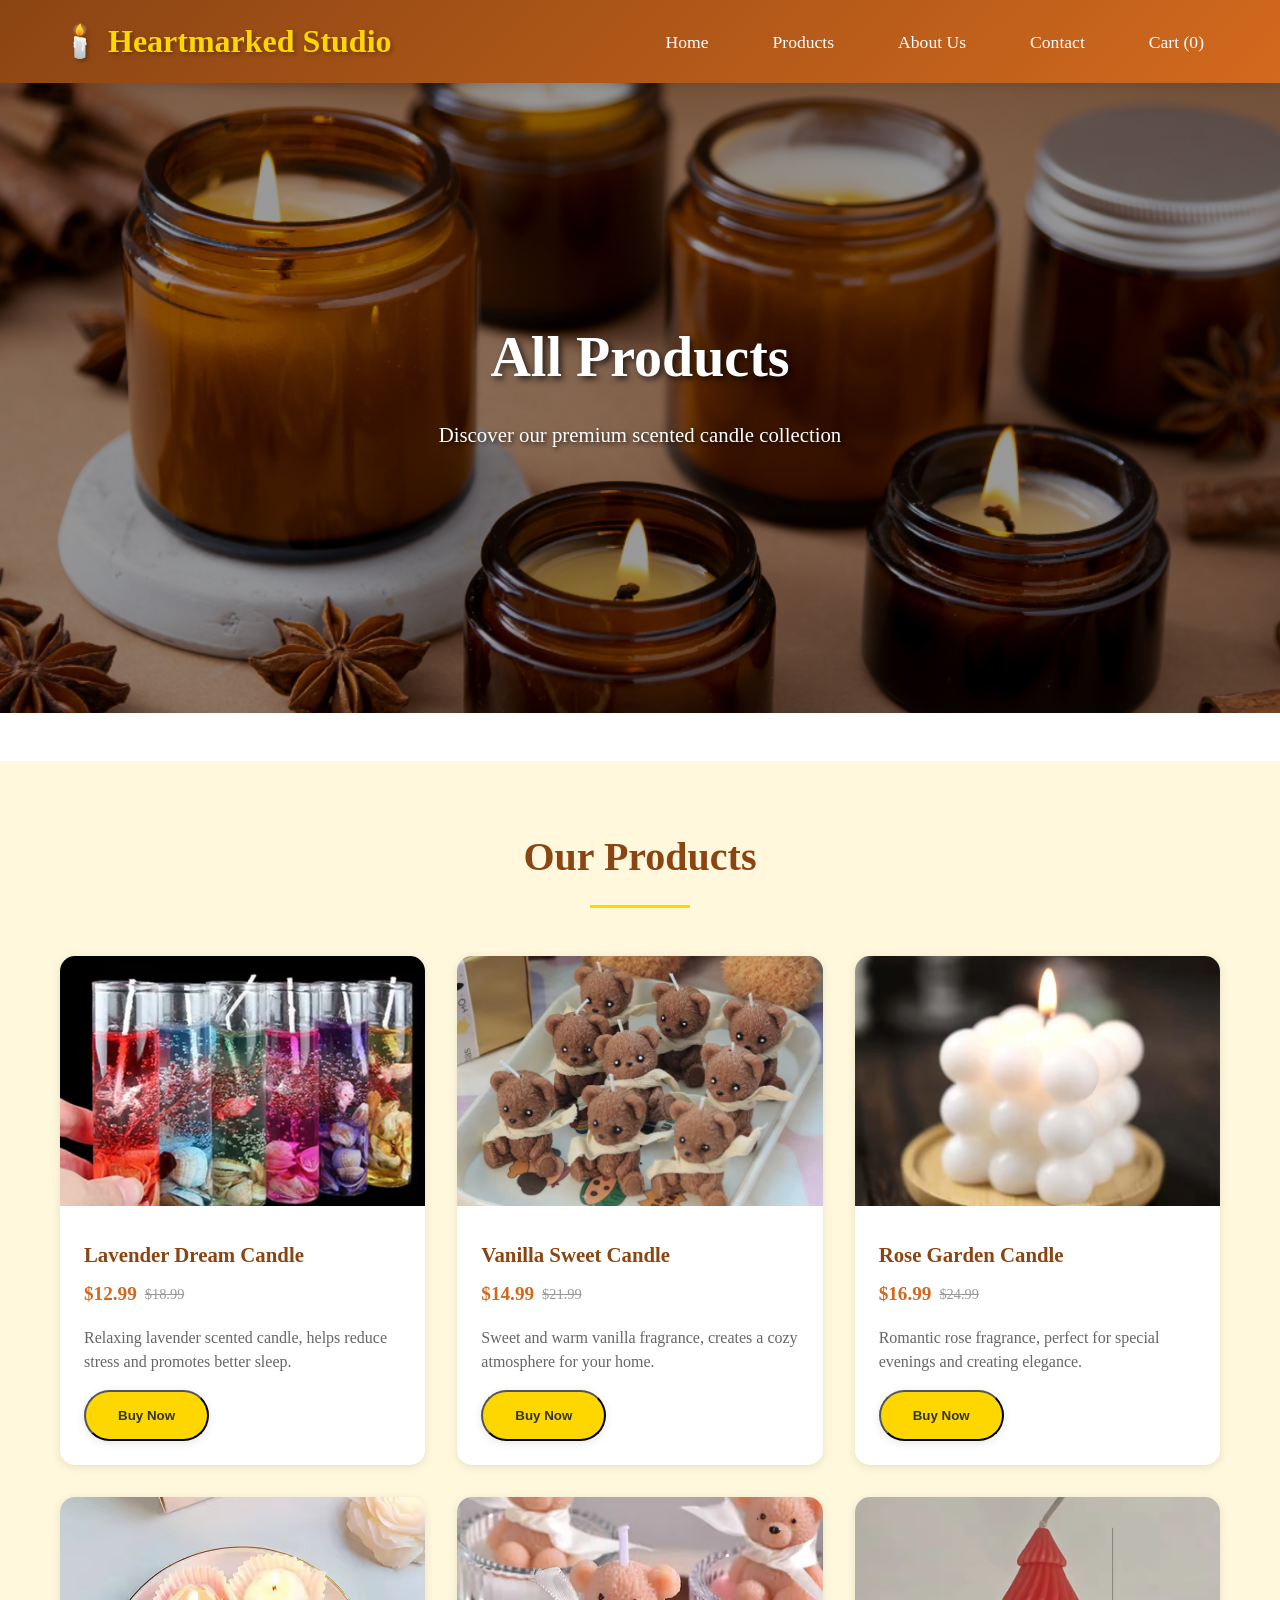
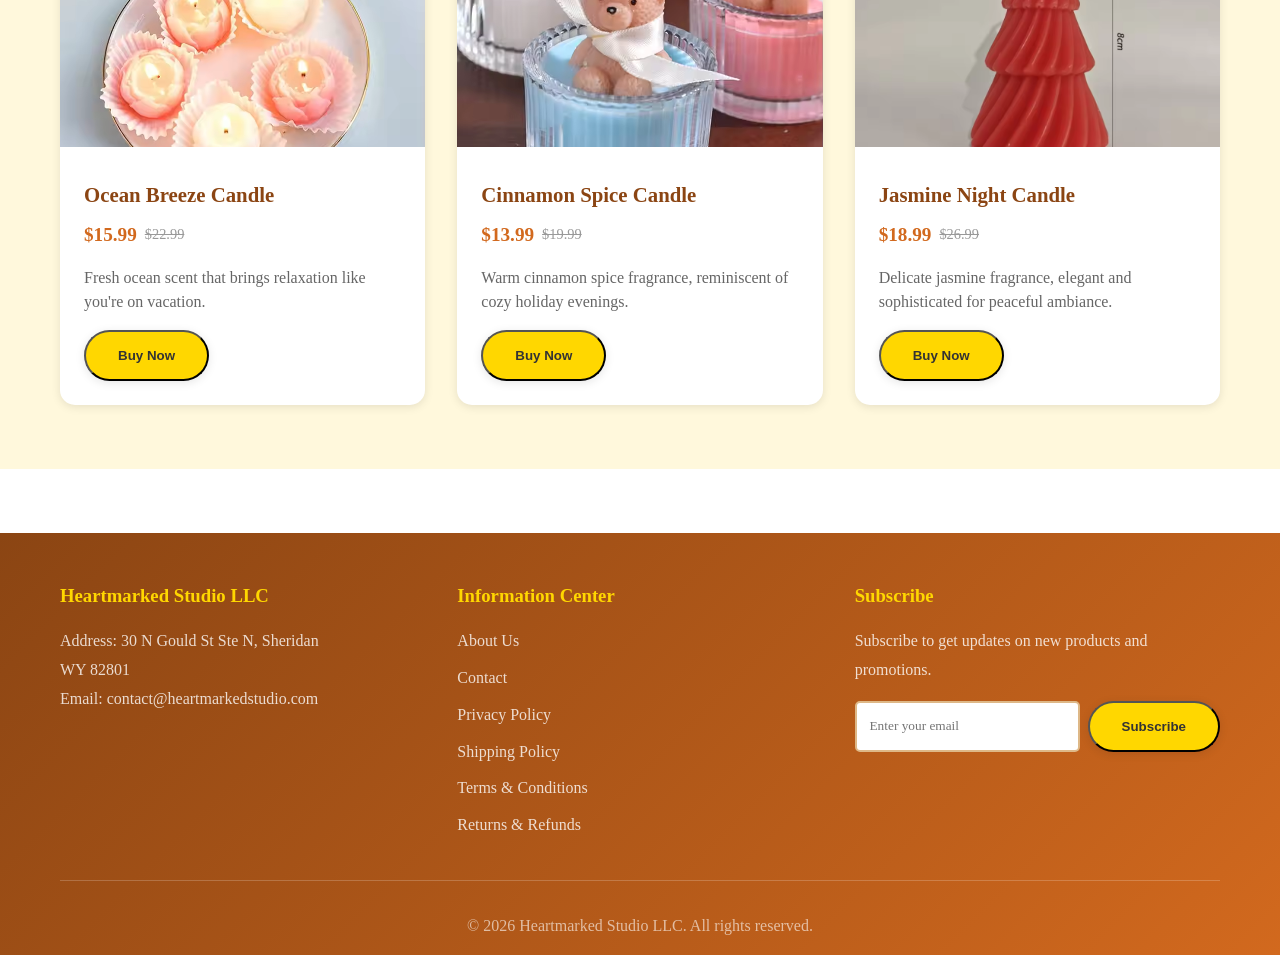
<file: product-detail.html>
<!DOCTYPE html>
<html lang="en">

<head>
    <meta charset="UTF-8">
    <meta name="viewport" content="width=device-width, initial-scale=1.0">
    <title>Product Detail - Heartmarked Studio</title>
    <link rel="stylesheet" href="styles.css">
    <style>
        .product-detail-container {
            display: grid;
            grid-template-columns: 1fr 1fr;
            gap: 3rem;
            background: white;
            border-radius: 20px;
            overflow: hidden;
            box-shadow: var(--shadow);
        }

        .product-images-section {
            position: relative;
        }

        .main-image-container {
            position: relative;
            overflow: hidden;
            border-radius: 15px;
        }

        .main-image {
            width: 100%;
            height: 500px;
            object-fit: cover;
            transition: transform 0.5s ease;
        }

        .image-counter {
            position: absolute;
            top: 1rem;
            left: 1rem;
            background: var(--primary-color);
            color: white;
            padding: 0.5rem 1rem;
            border-radius: 20px;
            font-weight: bold;
            font-size: 0.9rem;
        }

        .thumbnail-grid {
            display: grid;
            grid-template-columns: repeat(5, 1fr);
            gap: 0.8rem;
            margin-top: 1.5rem;
            width: 100%;
        }

        .thumbnail {
            width: 100%;
            aspect-ratio: 1;
            border-radius: 8px;
            overflow: hidden;
            background: #f8f8f8;
            border: 3px solid transparent;
        }

        .thumbnail img {
            width: 100%;
            height: 100%;
            object-fit: cover;
        }

        .thumbnail:hover {
            border-color: var(--secondary-color);
            box-shadow: var(--shadow-hover);
        }

        .thumbnail.active {
            border-color: var(--primary-color);
            box-shadow: 0 0 10px rgba(139, 69, 19, 0.3);
        }

        .product-info-section {
            padding: 2rem;
        }

        .product-title {
            font-size: 2.5rem;
            color: var(--primary-color);
            margin-bottom: 1rem;
            line-height: 1.2;
        }

        .product-price {
            font-size: 2rem;
            color: var(--secondary-color);
            font-weight: bold;
            margin-bottom: 1.5rem;
        }

        .price-container {
            display: flex;
            align-items: center;
            gap: 1rem;
            margin-bottom: 1.5rem;
        }

        .current-price {
            font-size: 2rem;
            color: var(--secondary-color);
            font-weight: bold;
        }

        .original-price {
            font-size: 1.2rem;
            color: #999;
            text-decoration: line-through;
        }

        .discount-badge {
            background: #ff4444;
            color: white;
            padding: 0.3rem 0.8rem;
            border-radius: 20px;
            font-size: 0.9rem;
            font-weight: bold;
        }

        .product-description {
            color: var(--text-light);
            line-height: 1.8;
            margin-bottom: 2rem;
            font-size: 1.1rem;
        }

        .product-features {
            background: var(--bg-light);
            padding: 1.5rem;
            border-radius: 10px;
            margin-bottom: 2rem;
        }

        .feature-item {
            display: flex;
            align-items: center;
            margin-bottom: 1rem;
        }

        .feature-icon {
            width: 24px;
            height: 24px;
            margin-right: 1rem;
            color: var(--primary-color);
        }

        .product-variants {
            background: var(--bg-light);
            padding: 1.5rem;
            border-radius: 10px;
            margin-bottom: 2rem;
        }

        .variant-option {
            display: flex;
            align-items: center;
            padding: 1rem;
            border: 2px solid var(--border-color);
            border-radius: 8px;
            margin-bottom: 1rem;
            cursor: pointer;
            transition: all 0.3s ease;
        }

        .variant-option:hover {
            border-color: var(--secondary-color);
            background: rgba(210, 105, 30, 0.1);
        }

        .variant-option.selected {
            border-color: var(--primary-color);
            background: rgba(139, 69, 19, 0.1);
        }

        .variant-info {
            flex: 1;
        }

        .variant-name {
            font-weight: bold;
            color: var(--primary-color);
            margin-bottom: 0.3rem;
        }

        .variant-price {
            color: var(--secondary-color);
            font-size: 0.9rem;
        }

        .purchase-section {
            display: flex;
            gap: 1.5rem;
            align-items: center;
            padding: 2rem;
            background: var(--bg-light);
            border-radius: 15px;
            margin-bottom: 2rem;
            border: 2px solid var(--border-color);
        }

        .quantity-selector {
            display: flex;
            align-items: center;
            gap: 1rem;
            margin: 0;
        }

        .quantity-control {
            display: flex;
            align-items: center;
            gap: 1rem;
        }

        .quantity-btn {
            background: var(--primary-color);
            color: white;
            border: none;
            width: 30px;
            height: 30px;
            border-radius: 5px;
            cursor: pointer;
            font-size: 1rem;
            transition: background 0.3s ease;
        }

        .quantity-btn:hover {
            background: var(--secondary-color);
        }

        .quantity-input {
            width: 60px;
            padding: 0.5rem;
            text-align: center;
            border: 2px solid var(--border-color);
            border-radius: 5px;
            font-family: inherit;
        }

        .quantity-label {
            font-weight: bold;
            color: var(--primary-color);
        }

        .btn-add-cart {
            background: linear-gradient(135deg, var(--primary-color), var(--secondary-color));
            color: white;
            padding: 1rem 2.5rem;
            border: none;
            border-radius: 50px;
            font-size: 1.1rem;
            font-weight: bold;
            cursor: pointer;
            transition: all 0.3s ease;
            box-shadow: var(--shadow);
            white-space: nowrap;
            height: fit-content;
        }

        .btn-add-cart:hover {
            transform: translateY(-2px);
            box-shadow: var(--shadow-hover);
        }

        @media (max-width: 968px) {
            .product-detail-container {
                grid-template-columns: 1fr;
                gap: 2rem;
            }

            .main-image {
                height: 400px;
            }

            .thumbnail-grid {
                grid-template-columns: repeat(auto-fit, minmax(80px, 1fr));
                gap: 0.5rem;
            }

            .purchase-section {
                flex-direction: column;
                align-items: stretch;
            }
        }

        @media (max-width: 640px) {
            .thumbnail-grid {
                grid-template-columns: repeat(auto-fit, minmax(60px, 1fr));
            }

            .product-title {
                font-size: 2rem;
            }

            .purchase-section {
                padding: 1.5rem 0;
            }
        }
    </style>
</head>

<body>
    <!-- Header -->
    <header>
        <div class="container">
            <div class="header-content">
                <a href="index.html" class="logo">🕯️ Heartmarked Studio</a>
                <nav>
                    <ul>
                        <li><a href="index.html">Home</a></li>
                        <li><a href="products.html">Products</a></li>
                        <li><a href="about.html">About Us</a></li>
                        <li><a href="contact.html">Contact</a></li>
                        <li><a href="cart.html" id="cart-link">Cart (<span id="cart-count">0</span>)</a></li>
                    </ul>
                </nav>
            </div>
        </div>
    </header>

    <!-- Product Detail Section -->
    <section class="product-detail">
        <div class="container">
            <div id="product-detail">
                <!-- Product details will be loaded by JavaScript -->
            </div>
        </div>
    </section>

    <!-- Related Products -->
    <section class="products">
        <div class="container">
            <h2 class="section-title">Related Products</h2>
            <div class="product-grid" id="related-products">
                <!-- Related products will be loaded by JavaScript -->
            </div>
        </div>
    </section>

    <!-- Footer -->
    <footer>
        <div class="container">
            <div class="footer-content">
                <div class="footer-section">
                    <h3>Heartmarked Studio LLC</h3>
                    <p>Address: 30 N Gould St Ste N, Sheridan<br/>WY 82801<br/>Email: contact@heartmarkedstudio.com</p>
                </div>
                <div class="footer-section">
                    <h3>Information Center</h3>
                    <ul>
                        <li><a href="about.html">About Us</a></li>
                        <li><a href="contact.html">Contact</a></li>
                        <li><a href="privacy-policy.html">Privacy Policy</a></li>
                        <li><a href="shipping-policy.html">Shipping Policy</a></li>
                        <li><a href="terms-conditions.html">Terms & Conditions</a></li>
                        <li><a href="returns-refunds.html">Returns & Refunds</a></li>
                    </ul>
                </div>
                <div class="footer-section">
                    <h3>Subscribe</h3>
                    <p>Subscribe to get updates on new products and promotions.</p>
                    <div style="margin-top: 1rem;">
                        <div style="display: flex; gap: 0.5rem;">
                            <input type="email" placeholder="Enter your email" style="flex: 1; padding: 0.8rem; border: 2px solid var(--border-color); border-radius: 5px; font-family: inherit;">
                            <button type="button" class="btn" onclick="subscribeNewsletter()">Subscribe</button>
                        </div>
                    </div>
                </div>
            </div>
            <div class="footer-bottom">
                <p>&copy; 2026 Heartmarked Studio LLC. All rights reserved.</p>
            </div>
        </div>
    </footer>

    <script src="script.js"></script>
    <script>
        // Enhanced product detail display
        function displayProductDetail() {
            const urlParams = new URLSearchParams(window.location.search);
            const productId = parseInt(urlParams.get('id'));
            const product = products.find(p => p.id === productId);

            if (!product) {
                window.location.href = 'products.html';
                return;
            }

            const container = document.getElementById('product-detail');
            container.innerHTML = `
                <div class="product-detail-container">
                    <div class="product-images-section">
                        <div class="main-image-container">
                            <img src="${product.images[0]}" alt="${product.name}" class="main-image" id="main-image">
                            <div class="image-counter">1 / ${product.images.length}</div>
                        </div>
                        <div class="thumbnail-grid">
                            ${product.images.map((img, index) => {
                console.log('Loading image:', img);
                return `
                                <div class="thumbnail ${index === 0 ? 'active' : ''}" onclick="changeMainImage('${img}', ${index})">
                                    <img src="${img}" alt="${product.name} - Image ${index + 1}" onerror="this.style.display='none'; console.error('Failed to load:', this.src);">
                                </div>`;
            }).join('')}
                        </div>
                    </div>
                    
                    <div class="product-info-section">
                        <h1 class="product-title">${product.name}</h1>
                        <div class="price-container">
                            <span class="current-price">${formatPrice(product.price)}</span>
                            <span class="original-price">${formatPrice(product.originalPrice)}</span>
                            <span class="discount-badge">${Math.round((1 - product.price / product.originalPrice) * 100)}% OFF</span>
                        </div>
                        
                        <div class="product-variants">
                            <h3 style="color: var(--primary-color); margin-bottom: 1rem;">Available Variants</h3>
                            <div class="variant-option selected" data-variant="classic" data-price="${product.price}">
                                <div class="variant-info">
                                    <div class="variant-name">Classic Size</div>
                                    <div class="variant-price">${formatPrice(product.price)}</div>
                                </div>
                            </div>
                            <div class="variant-option" data-variant="large" data-price="${product.price * 1.5}">
                                <div class="variant-info">
                                    <div class="variant-name">Large Size</div>
                                    <div class="variant-price">${formatPrice(product.price * 1.5)}</div>
                                </div>
                            </div>
                            <div class="variant-option" data-variant="gift" data-price="${product.price * 3}">
                                <div class="variant-info">
                                    <div class="variant-name">Gift Set</div>
                                    <div class="variant-price">${formatPrice(product.price * 3)}</div>
                                </div>
                            </div>
                        </div>
                        
                        <div class="purchase-section">
                            <div class="quantity-selector">
                                <span class="quantity-label">Quantity:</span>
                                <div class="quantity-control">
                                    <button class="quantity-btn" onclick="decreaseQuantity()">−</button>
                                    <input type="number" id="quantity" class="quantity-input" value="1" min="1" max="10" readonly>
                                    <button class="quantity-btn" onclick="increaseQuantity()">+</button>
                                </div>
                            </div>
                            <button class="btn-add-cart" onclick="addToCartDetail(${product.id})">
                                Add to Cart
                            </button>
                        </div>
                        
                        <div class="product-features">
                            <h3 style="color: var(--primary-color); margin-bottom: 1rem;">Product Features</h3>
                            <div class="feature-item">
                                <span class="feature-icon">🕯️</span>
                                <span>Premium Quality Wax</span>
                            </div>
                            <div class="feature-item">
                                <span class="feature-icon">🌿</span>
                                <span>Natural Essential Oils</span>
                            </div>
                            <div class="feature-item">
                                <span class="feature-icon">⏰</span>
                                <span>60+ Hours Burn Time</span>
                            </div>
                            <div class="feature-item">
                                <span class="feature-icon">🌍</span>
                                <span>Eco-Friendly Packaging</span>
                            </div>
                        </div>
                        
                        <div class="product-description">
                            <h3 style="color: var(--primary-color); margin-bottom: 1rem;">Product Description</h3>
                            <p>${product.description}</p>
                        </div>
                    </div>
                </div>
            `;
        }

        // Enhanced image change function
        function changeMainImage(imageSrc, imageIndex) {
            const mainImage = document.getElementById('main-image');
            const imageCounter = document.querySelector('.image-counter');

            mainImage.style.opacity = '0';

            setTimeout(() => {
                mainImage.src = imageSrc;
                mainImage.style.opacity = '1';
                imageCounter.textContent = `${imageIndex + 1} / ${product.images.length}`;

                // Update active thumbnail
                document.querySelectorAll('.thumbnail').forEach((thumb, index) => {
                    thumb.classList.remove('active');
                    if (index === imageIndex) {
                        thumb.classList.add('active');
                    }
                });
            }, 200);
        }

        // Quantity control functions
        function increaseQuantity() {
            const input = document.getElementById('quantity');
            const currentValue = parseInt(input.value);
            if (currentValue < 10) {
                input.value = currentValue + 1;
            }
        }

        function decreaseQuantity() {
            const input = document.getElementById('quantity');
            const currentValue = parseInt(input.value);
            if (currentValue > 1) {
                input.value = currentValue - 1;
            }
        }

        // Variant selection functionality
        function selectVariant(element) {
            // Remove selected class from all variants
            document.querySelectorAll('.variant-option').forEach(variant => {
                variant.classList.remove('selected');
            });

            // Add selected class to clicked variant
            element.classList.add('selected');

            // Update price display
            const price = parseFloat(element.dataset.price);
            const currentPriceElement = document.querySelector('.current-price');
            const originalPriceElement = document.querySelector('.original-price');
            const discountBadge = document.querySelector('.discount-badge');

            if (currentPriceElement) {
                currentPriceElement.textContent = formatPrice(price);
            }

            // Calculate original price for this variant
            const originalPrice = price * 1.5; // Assuming 33% discount
            if (originalPriceElement) {
                originalPriceElement.textContent = formatPrice(originalPrice);
            }

            if (discountBadge) {
                discountBadge.textContent = '33% OFF';
            }
        }

        // Initialize variant selection
        document.addEventListener('DOMContentLoaded', function () {
            // Add click handlers to variant options
            document.querySelectorAll('.variant-option').forEach(variant => {
                variant.addEventListener('click', function () {
                    selectVariant(this);
                });
            });
        });

        // Display related products
        document.addEventListener('DOMContentLoaded', function () {
            const urlParams = new URLSearchParams(window.location.search);
            const productId = parseInt(urlParams.get('id'));

            // Get related products (excluding current product)
            const relatedProducts = products.filter(p => p.id !== productId).slice(0, 3);
            const relatedContainer = document.getElementById('related-products');

            relatedContainer.innerHTML = relatedProducts.map(product => `
                <div class="product-card" onclick="viewProduct(${product.id})">
                    <img src="${product.image}" alt="${product.name}" class="product-image">
                    <div class="product-info">
                        <h3 class="product-name">${product.name}</h3>
                        <div class="price-container">
                            <span class="current-price">${formatPrice(product.price)}</span>
                            <span class="original-price">${formatPrice(product.originalPrice)}</span>
                        </div>
                        <p class="product-description">${product.description}</p>
                        <button class="btn" onclick="addToCart(event, ${product.id})">Add to Cart</button>
                    </div>
                </div>
            `).join('');
        });
    </script>
</body>

</html>
</file>
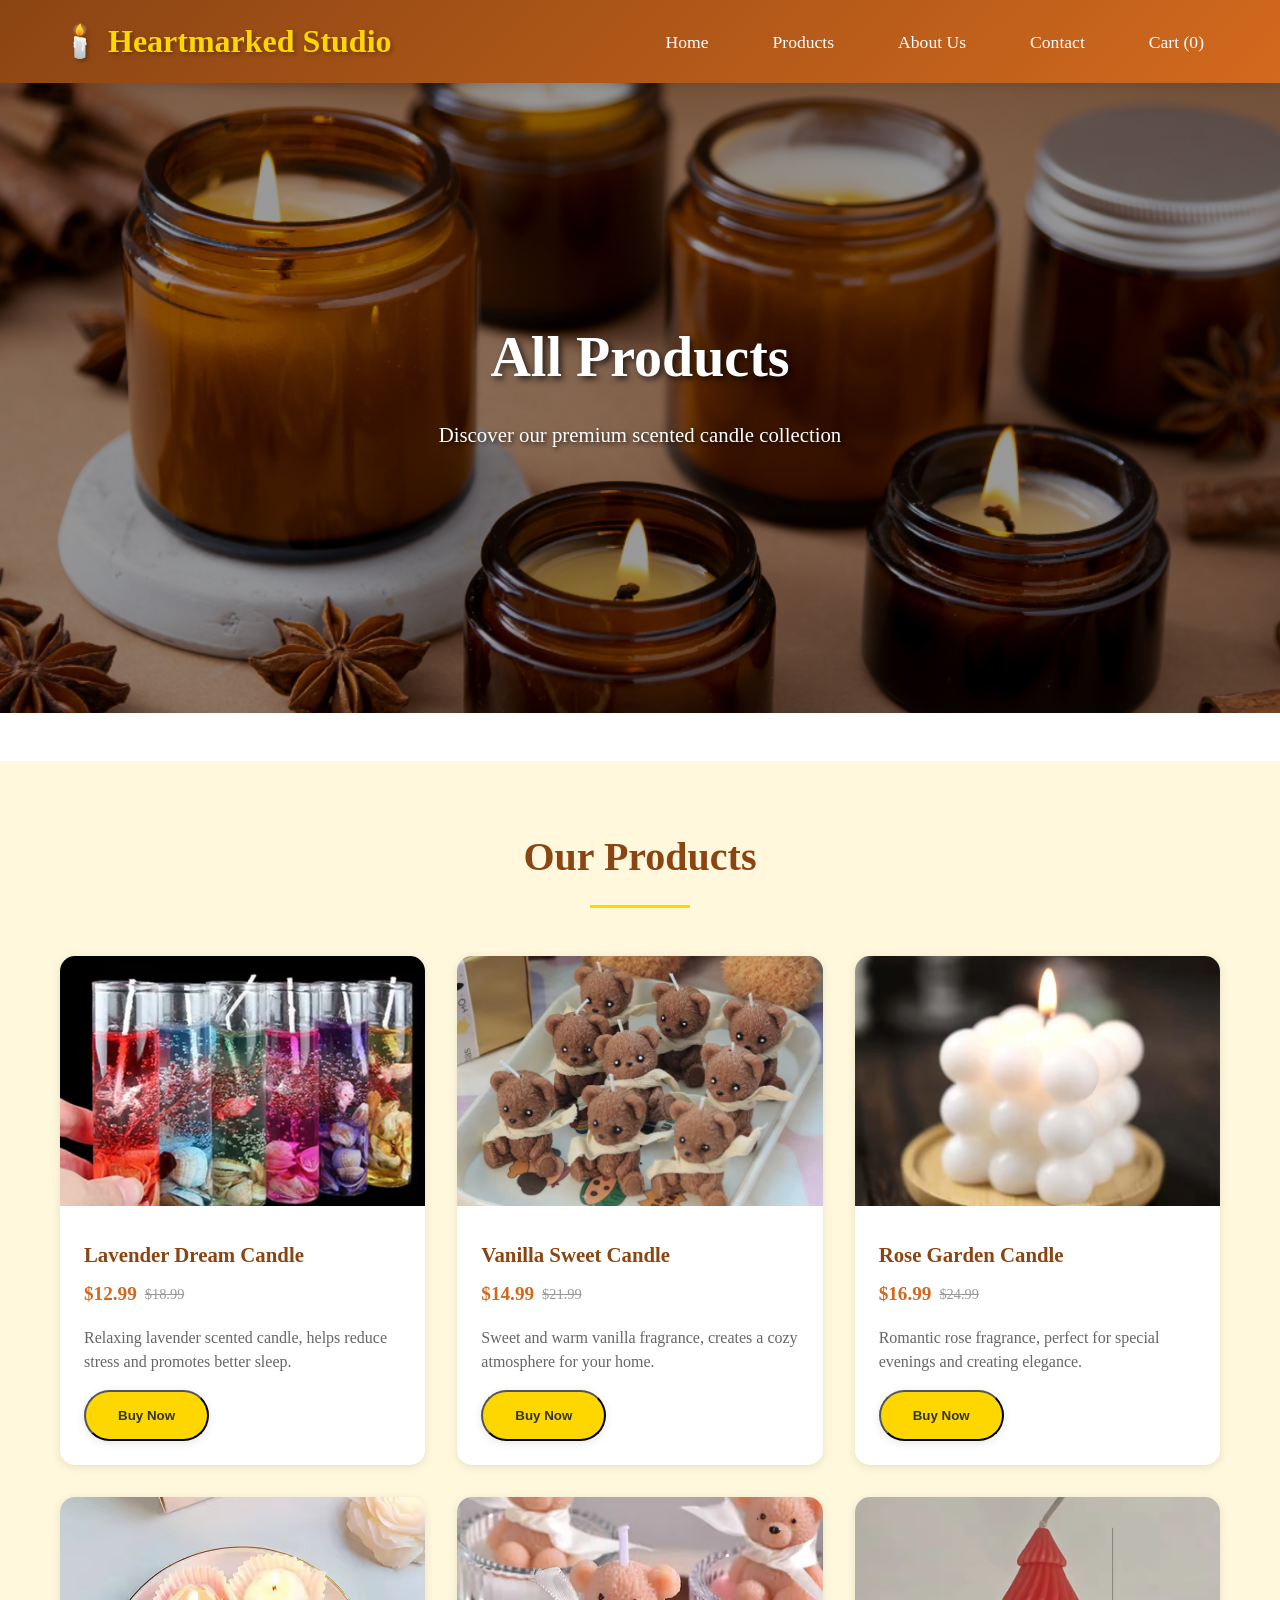
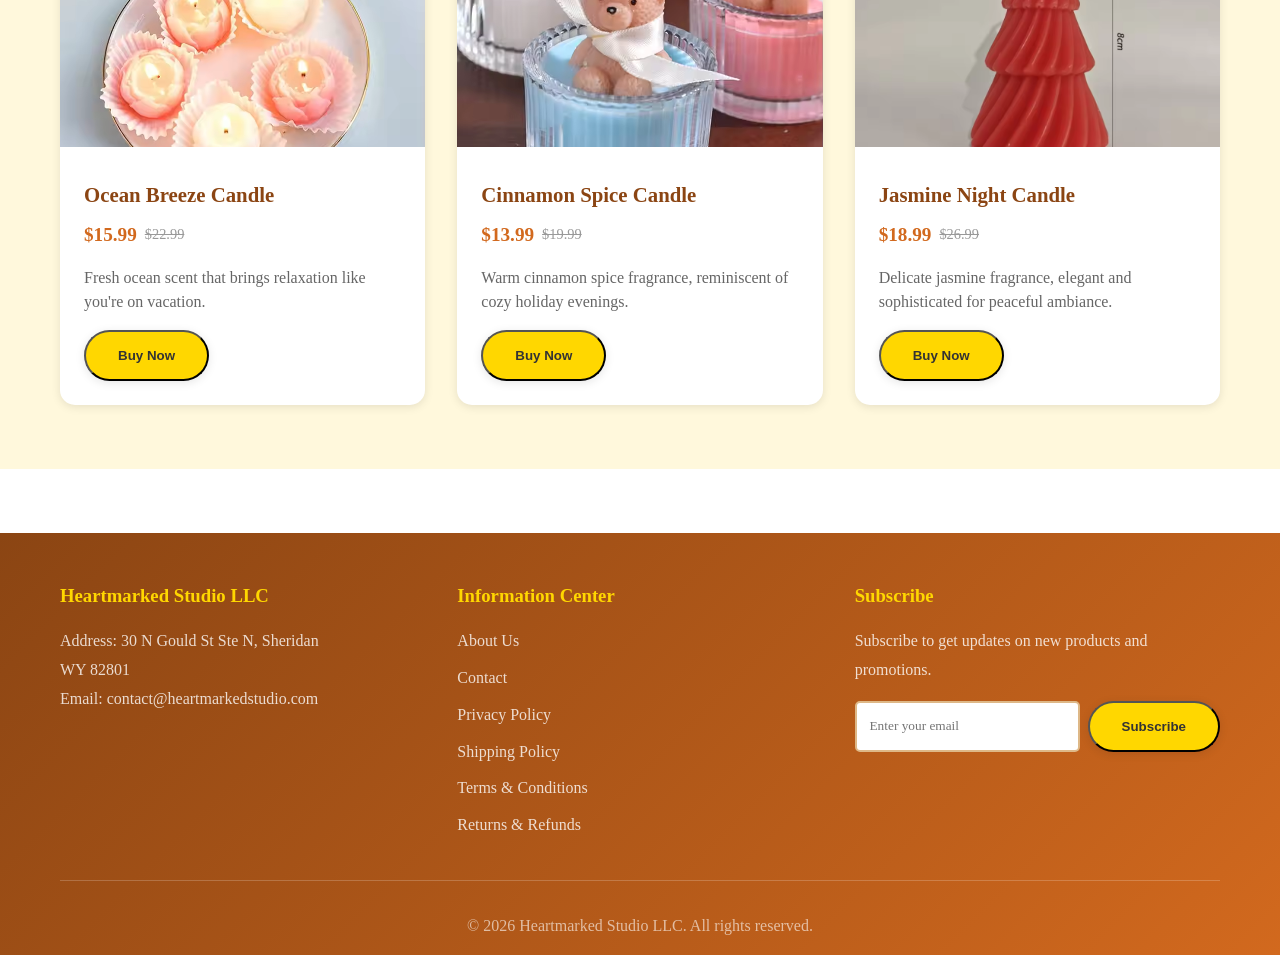
<file: products.html>
<!DOCTYPE html>
<html lang="en">
<head>
    <meta charset="UTF-8">
    <meta name="viewport" content="width=device-width, initial-scale=1.0">
    <title>Products - Heartmarked Studio</title>
    <link rel="stylesheet" href="styles.css">
</head>
<body>
    <!-- Header -->
    <header>
        <div class="container">
            <div class="header-content">
                <a href="index.html" class="logo">🕯️ Heartmarked Studio</a>
                <nav>
                    <ul>
                        <li><a href="index.html">Home</a></li>
                        <li><a href="products.html">Products</a></li>
                        <li><a href="about.html">About Us</a></li>
                        <li><a href="contact.html">Contact</a></li>
                        <li><a href="cart.html" id="cart-link">Cart (<span id="cart-count">0</span>)</a></li>
                    </ul>
                </nav>
            </div>
        </div>
    </header>

    <!-- Hero Section -->
    <section class="hero" style="background: linear-gradient(rgba(0,0,0,0.4), rgba(0,0,0,0.4)), url('Banner/STT-ban-nen-thom.png');">
        <div class="hero-content">
            <h1>All Products</h1>
            <p>Discover our premium scented candle collection</p>
        </div>
    </section>

    <!-- Products Section -->
    <section class="products">
        <div class="container">
            <h2 class="section-title">Our Products</h2>
            <div class="product-grid" id="all-products">
                <!-- Products will be loaded by JavaScript -->
            </div>
        </div>
    </section>

    <!-- Footer -->
    <footer>
        <div class="container">
            <div class="footer-content">
                <div class="footer-section">
                    <h3>Heartmarked Studio LLC</h3>
                    <p>Address: 30 N Gould St Ste N, Sheridan<br/>WY 82801<br/>Email: contact@heartmarkedstudio.com</p>
                </div>
                <div class="footer-section">
                    <h3>Information Center</h3>
                    <ul>
                        <li><a href="about.html">About Us</a></li>
                        <li><a href="contact.html">Contact</a></li>
                        <li><a href="privacy-policy.html">Privacy Policy</a></li>
                        <li><a href="shipping-policy.html">Shipping Policy</a></li>
                        <li><a href="terms-conditions.html">Terms & Conditions</a></li>
                        <li><a href="returns-refunds.html">Returns & Refunds</a></li>
                    </ul>
                </div>
                                <div class="footer-section">
                    <h3>Subscribe</h3>
                    <p>Subscribe to get updates on new products and promotions.</p>
                    <div style="margin-top: 1rem;">
                        <div style="display: flex; gap: 0.5rem;">
                            <input type="email" placeholder="Enter your email" style="flex: 1; padding: 0.8rem; border: 2px solid var(--border-color); border-radius: 5px; font-family: inherit;">
                            <button type="button" class="btn" onclick="subscribeNewsletter()">Subscribe</button>
                        </div>
                    </div>
                </div>
            </div>
            <div class="footer-bottom">
                <p>&copy; 2026 Heartmarked Studio LLC. All rights reserved.</p>
            </div>
        </div>
    </footer>

    <script src="script.js"></script>
</body>
</html>
</file>
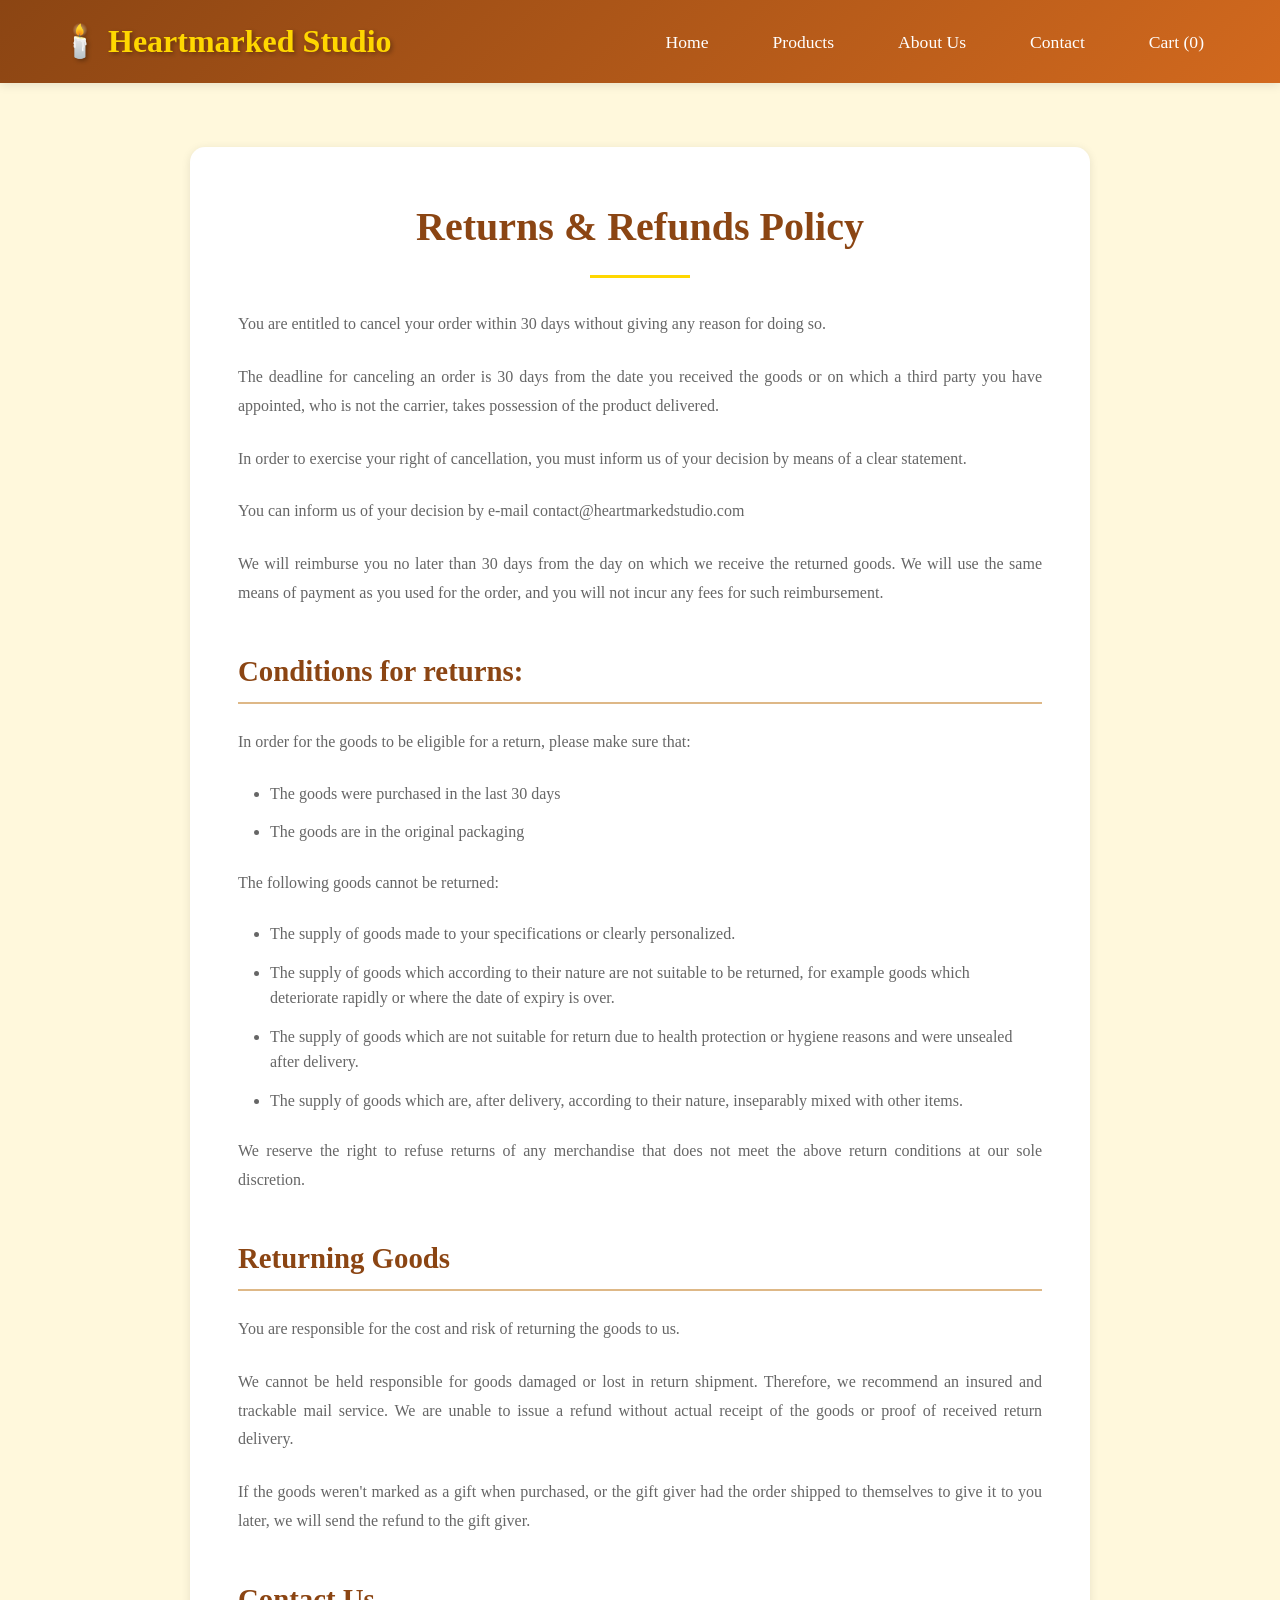
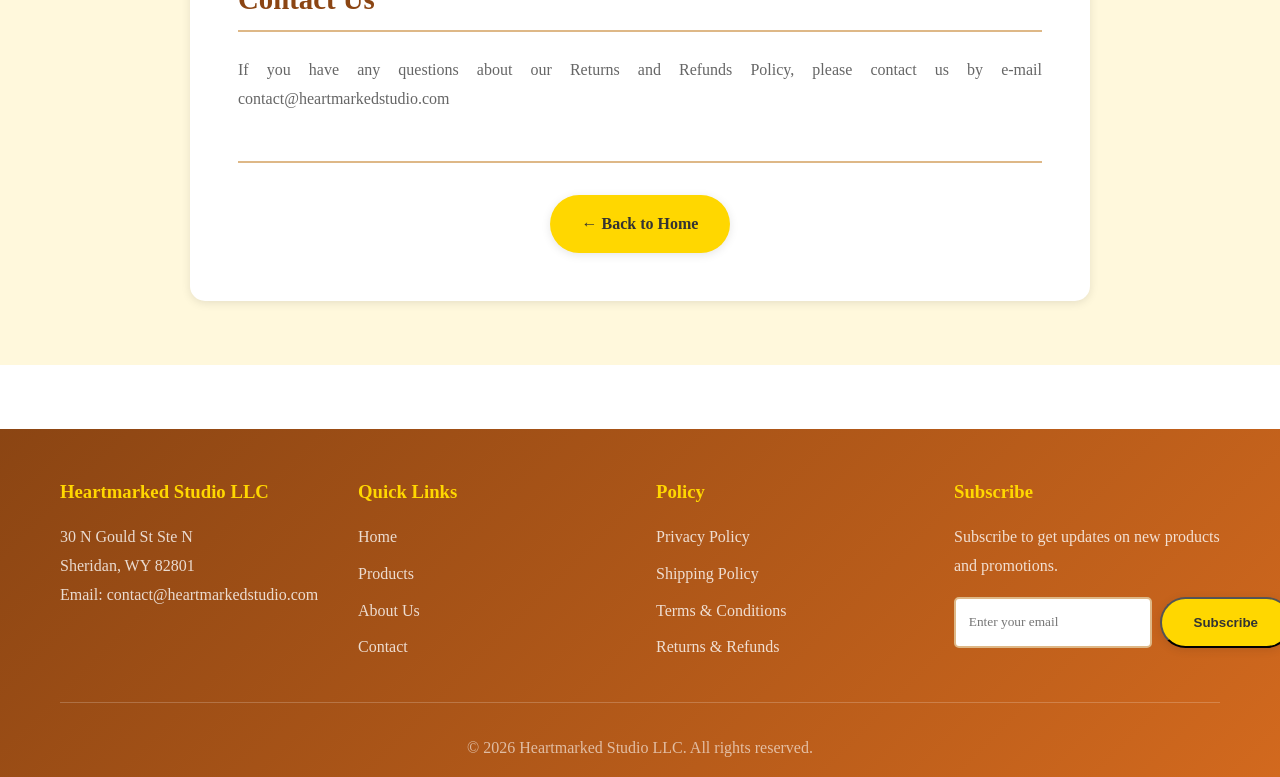
<file: returns-refunds.html>
<!DOCTYPE html>
<html lang="en">
<head>
    <meta charset="UTF-8">
    <meta name="viewport" content="width=device-width, initial-scale=1.0">
    <title>Returns & Refunds Policy - Heartmarked Studio</title>
    <link rel="stylesheet" href="styles.css">
</head>
<body>
    <!-- Header -->
    <header>
        <div class="container">
            <div class="header-content">
                <a href="index.html" class="logo">🕯️ Heartmarked Studio</a>
                <nav>
                    <ul>
                        <li><a href="index.html">Home</a></li>
                        <li><a href="products.html">Products</a></li>
                        <li><a href="about.html">About Us</a></li>
                        <li><a href="contact.html">Contact</a></li>
                        <li><a href="cart.html" id="cart-link">Cart (<span id="cart-count">0</span>)</a></li>
                    </ul>
                </nav>
            </div>
        </div>
    </header>

    <!-- Returns & Refunds Policy Content -->
    <section class="returns-refunds">
        <div class="container">
            <div class="policy-content">
                <h1>Returns & Refunds Policy</h1>
                
                <p>You are entitled to cancel your order within 30 days without giving any reason for doing so.</p>
                
                <p>The deadline for canceling an order is 30 days from the date you received the goods or on which a third party you have appointed, who is not the carrier, takes possession of the product delivered.</p>
                
                <p>In order to exercise your right of cancellation, you must inform us of your decision by means of a clear statement.</p>
                
                <p>You can inform us of your decision by e-mail contact@heartmarkedstudio.com</p>
                
                <p>We will reimburse you no later than 30 days from the day on which we receive the returned goods. We will use the same means of payment as you used for the order, and you will not incur any fees for such reimbursement.</p>
                
                <h2>Conditions for returns:</h2>
                <p>In order for the goods to be eligible for a return, please make sure that:</p>
                <ul>
                    <li>The goods were purchased in the last 30 days</li>
                    <li>The goods are in the original packaging</li>
                </ul>
                
                <p>The following goods cannot be returned:</p>
                <ul>
                    <li>The supply of goods made to your specifications or clearly personalized.</li>
                    <li>The supply of goods which according to their nature are not suitable to be returned, for example goods which deteriorate rapidly or where the date of expiry is over.</li>
                    <li>The supply of goods which are not suitable for return due to health protection or hygiene reasons and were unsealed after delivery.</li>
                    <li>The supply of goods which are, after delivery, according to their nature, inseparably mixed with other items.</li>
                </ul>
                
                <p>We reserve the right to refuse returns of any merchandise that does not meet the above return conditions at our sole discretion.</p>
                
                <h2>Returning Goods</h2>
                <p>You are responsible for the cost and risk of returning the goods to us.</p>
                
                <p>We cannot be held responsible for goods damaged or lost in return shipment. Therefore, we recommend an insured and trackable mail service. We are unable to issue a refund without actual receipt of the goods or proof of received return delivery.</p>
                
                <p>If the goods weren't marked as a gift when purchased, or the gift giver had the order shipped to themselves to give it to you later, we will send the refund to the gift giver.</p>
                
                <h2>Contact Us</h2>
                <p>If you have any questions about our Returns and Refunds Policy, please contact us by e-mail contact@heartmarkedstudio.com</p>
                
                <div class="back-to-home">
                    <a href="index.html" class="btn">← Back to Home</a>
                </div>
            </div>
        </div>
    </section>

    <!-- Footer -->
    <footer>
        <div class="container">
            <div class="footer-content">
                <div class="footer-section">
                    <h3>Heartmarked Studio LLC</h3>
                    <p>30 N Gould St Ste N<br>Sheridan, WY 82801<br>Email: contact@heartmarkedstudio.com</p>
                </div>
                <div class="footer-section">
                    <h3>Quick Links</h3>
                    <ul>
                        <li><a href="index.html">Home</a></li>
                        <li><a href="products.html">Products</a></li>
                        <li><a href="about.html">About Us</a></li>
                        <li><a href="contact.html">Contact</a></li>
                    </ul>
                </div>
                <div class="footer-section">
                    <h3>Policy</h3>
                    <ul>
                        <li><a href="privacy-policy.html">Privacy Policy</a></li>
                        <li><a href="shipping-policy.html">Shipping Policy</a></li>
                        <li><a href="terms-conditions.html">Terms & Conditions</a></li>
                        <li><a href="returns-refunds.html">Returns & Refunds</a></li>
                    </ul>
                </div>
                <div class="footer-section">
                    <h3>Subscribe</h3>
                    <p>Subscribe to get updates on new products and promotions.</p>
                    <div style="margin-top: 1rem;">
                        <div style="display: flex; gap: 0.5rem;">
                            <input type="email" placeholder="Enter your email" style="flex: 1; padding: 0.8rem; border: 2px solid var(--border-color); border-radius: 5px; font-family: inherit;">
                            <button type="button" class="btn" onclick="subscribeNewsletter()">Subscribe</button>
                        </div>
                    </div>
                </div>
            </div>
            <div class="footer-bottom">
                <p>&copy; 2026 Heartmarked Studio LLC. All rights reserved.</p>
            </div>
        </div>
    </footer>

    <script src="script.js"></script>
</body>
</html>
</file>
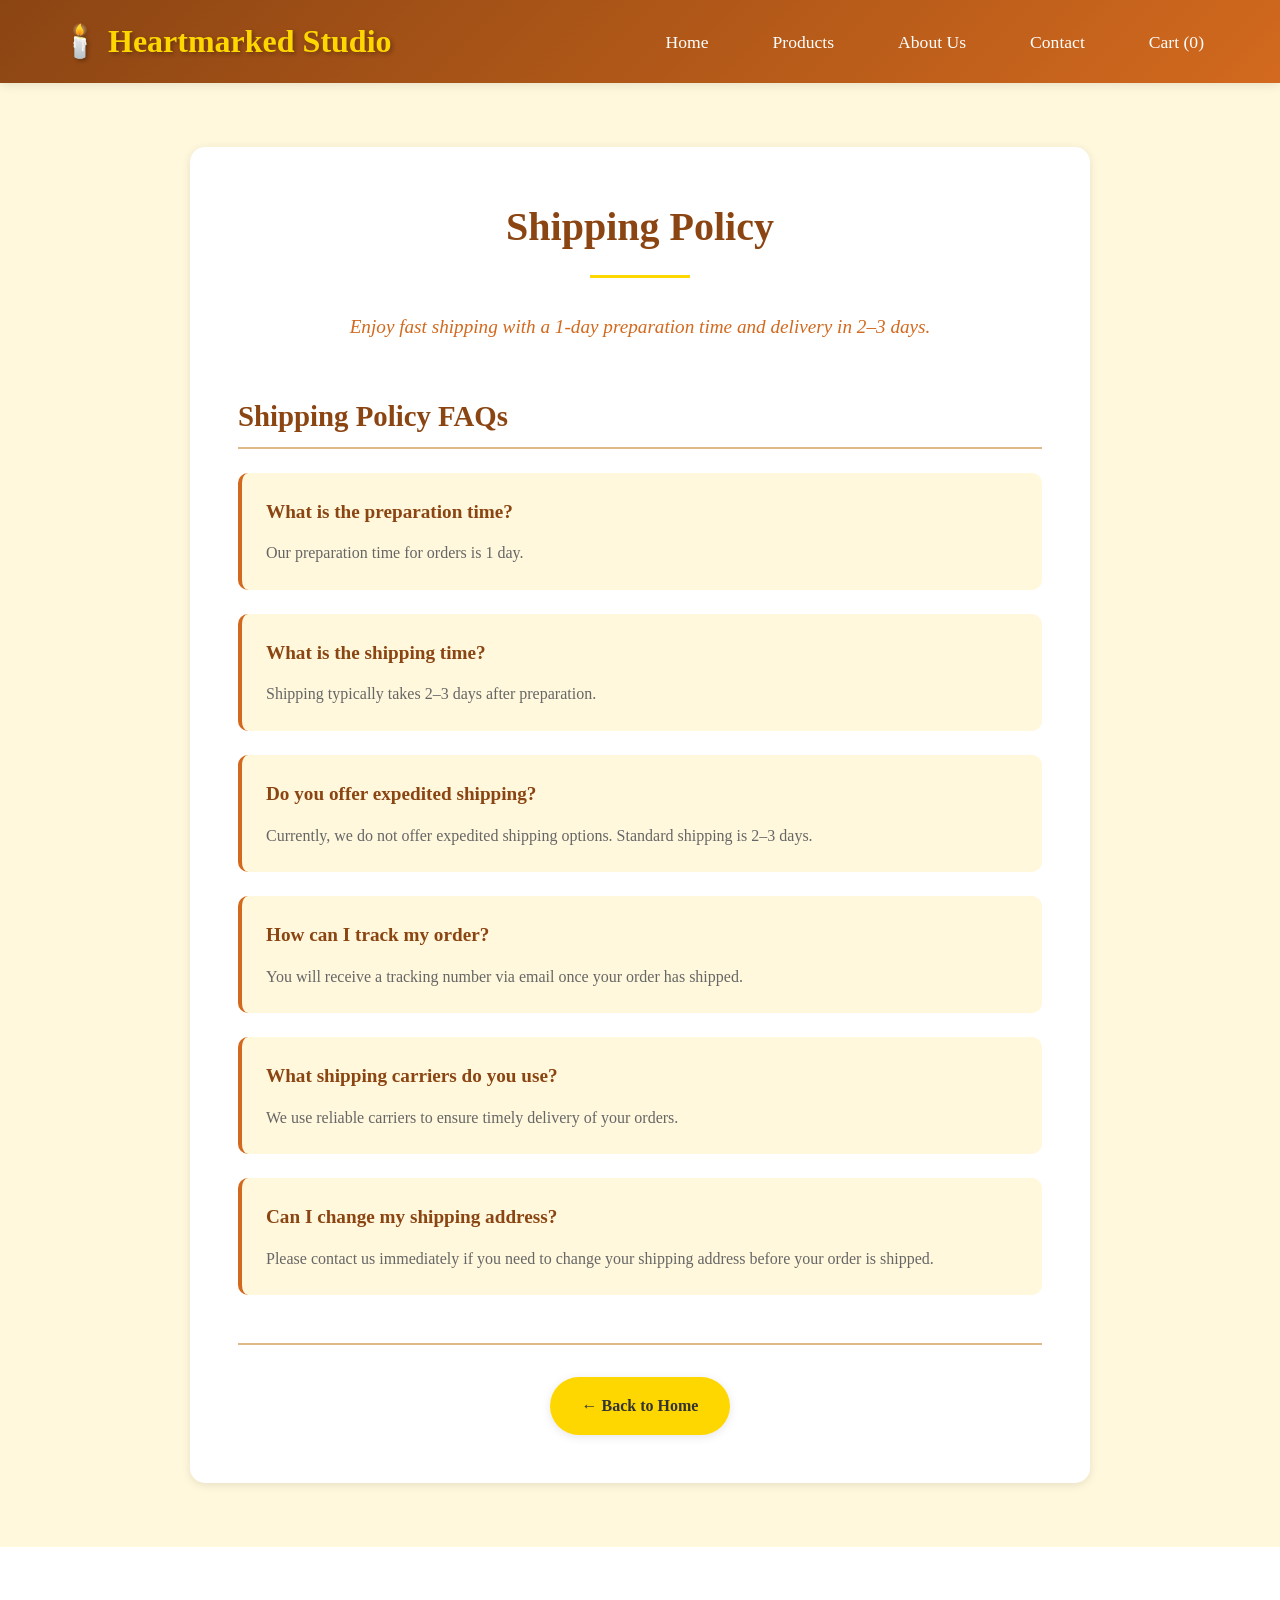
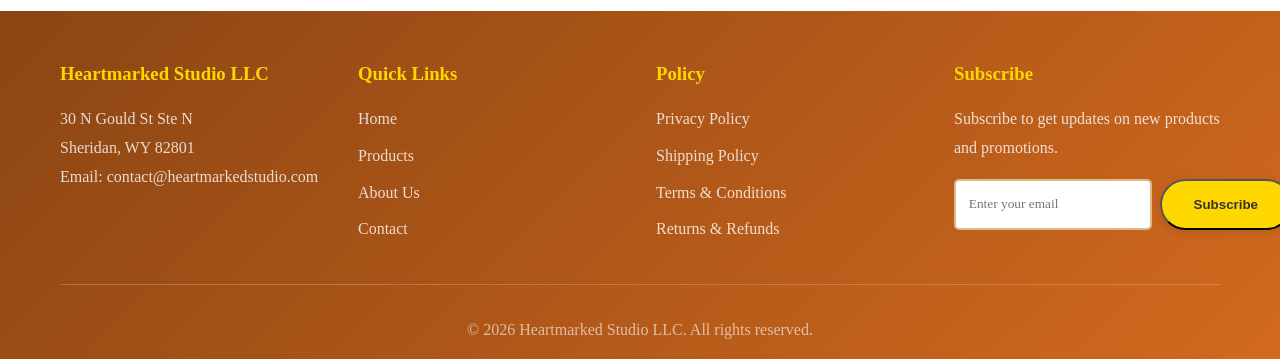
<file: shipping-policy.html>
<!DOCTYPE html>
<html lang="en">
<head>
    <meta charset="UTF-8">
    <meta name="viewport" content="width=device-width, initial-scale=1.0">
    <title>Shipping Policy - Heartmarked Studio</title>
    <link rel="stylesheet" href="styles.css">
</head>
<body>
    <!-- Header -->
    <header>
        <div class="container">
            <div class="header-content">
                <a href="index.html" class="logo">🕯️ Heartmarked Studio</a>
                <nav>
                    <ul>
                        <li><a href="index.html">Home</a></li>
                        <li><a href="products.html">Products</a></li>
                        <li><a href="about.html">About Us</a></li>
                        <li><a href="contact.html">Contact</a></li>
                        <li><a href="cart.html" id="cart-link">Cart (<span id="cart-count">0</span>)</a></li>
                    </ul>
                </nav>
            </div>
        </div>
    </header>

    <!-- Shipping Policy Content -->
    <section class="shipping-policy">
        <div class="container">
            <div class="policy-content">
                <h1>Shipping Policy</h1>
                
                <p class="intro-text">Enjoy fast shipping with a 1-day preparation time and delivery in 2–3 days.</p>
                
                <h2>Shipping Policy FAQs</h2>
                
                <div class="faq-item">
                    <h3>What is the preparation time?</h3>
                    <p>Our preparation time for orders is 1 day.</p>
                </div>
                
                <div class="faq-item">
                    <h3>What is the shipping time?</h3>
                    <p>Shipping typically takes 2–3 days after preparation.</p>
                </div>
                
                <div class="faq-item">
                    <h3>Do you offer expedited shipping?</h3>
                    <p>Currently, we do not offer expedited shipping options. Standard shipping is 2–3 days.</p>
                </div>
                
                <div class="faq-item">
                    <h3>How can I track my order?</h3>
                    <p>You will receive a tracking number via email once your order has shipped.</p>
                </div>
                
                <div class="faq-item">
                    <h3>What shipping carriers do you use?</h3>
                    <p>We use reliable carriers to ensure timely delivery of your orders.</p>
                </div>
                
                <div class="faq-item">
                    <h3>Can I change my shipping address?</h3>
                    <p>Please contact us immediately if you need to change your shipping address before your order is shipped.</p>
                </div>
                
                <div class="back-to-home">
                    <a href="index.html" class="btn">← Back to Home</a>
                </div>
            </div>
        </div>
    </section>

    <!-- Footer -->
    <footer>
        <div class="container">
            <div class="footer-content">
                <div class="footer-section">
                    <h3>Heartmarked Studio LLC</h3>
                    <p>30 N Gould St Ste N<br>Sheridan, WY 82801<br>Email: contact@heartmarkedstudio.com</p>
                </div>
                <div class="footer-section">
                    <h3>Quick Links</h3>
                    <ul>
                        <li><a href="index.html">Home</a></li>
                        <li><a href="products.html">Products</a></li>
                        <li><a href="about.html">About Us</a></li>
                        <li><a href="contact.html">Contact</a></li>
                    </ul>
                </div>
                <div class="footer-section">
                    <h3>Policy</h3>
                    <ul>
                        <li><a href="privacy-policy.html">Privacy Policy</a></li>
                        <li><a href="shipping-policy.html">Shipping Policy</a></li>
                        <li><a href="terms-conditions.html">Terms & Conditions</a></li>
                        <li><a href="returns-refunds.html">Returns & Refunds</a></li>
                    </ul>
                </div>
                <div class="footer-section">
                    <h3>Subscribe</h3>
                    <p>Subscribe to get updates on new products and promotions.</p>
                    <div style="margin-top: 1rem;">
                        <div style="display: flex; gap: 0.5rem;">
                            <input type="email" placeholder="Enter your email" style="flex: 1; padding: 0.8rem; border: 2px solid var(--border-color); border-radius: 5px; font-family: inherit;">
                            <button type="button" class="btn" onclick="subscribeNewsletter()">Subscribe</button>
                        </div>
                    </div>
                </div>
            </div>
            <div class="footer-bottom">
                <p>&copy; 2026 Heartmarked Studio LLC. All rights reserved.</p>
            </div>
        </div>
    </footer>

    <script src="script.js"></script>
</body>
</html>
</file>
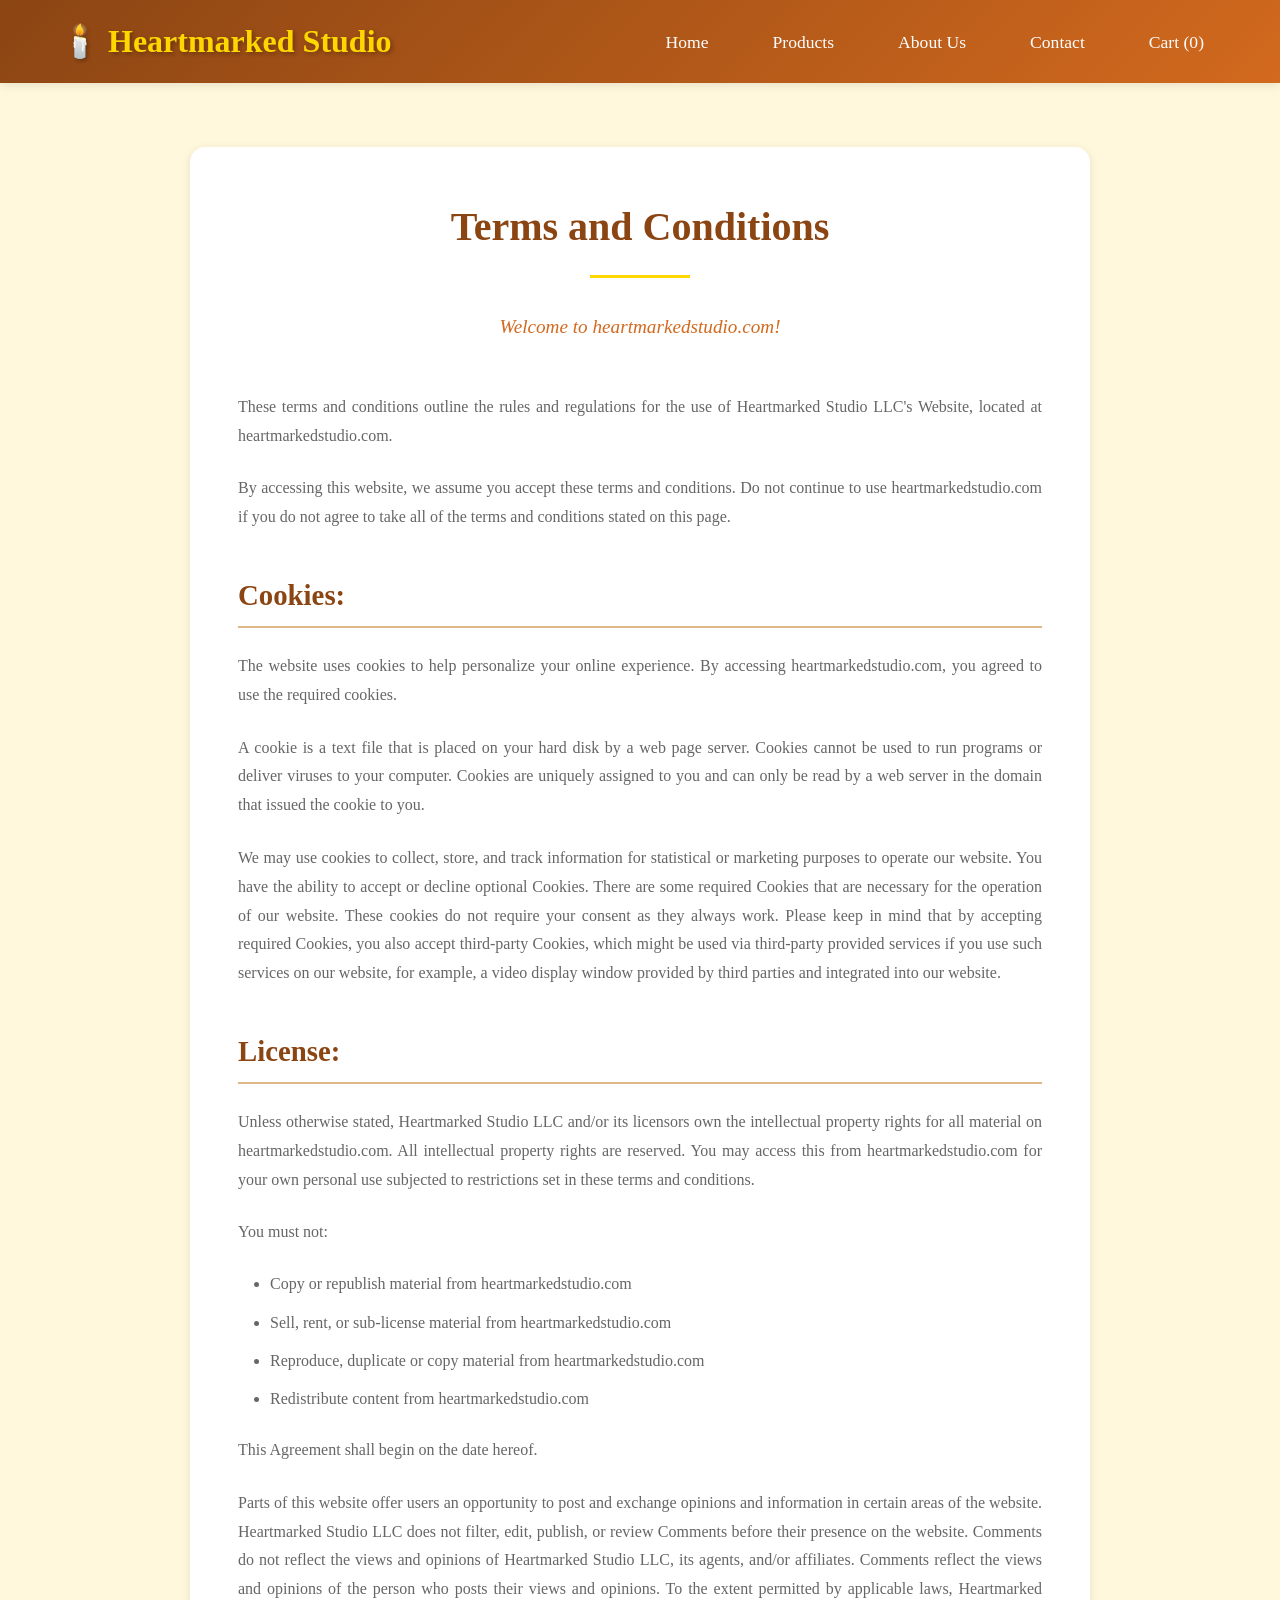
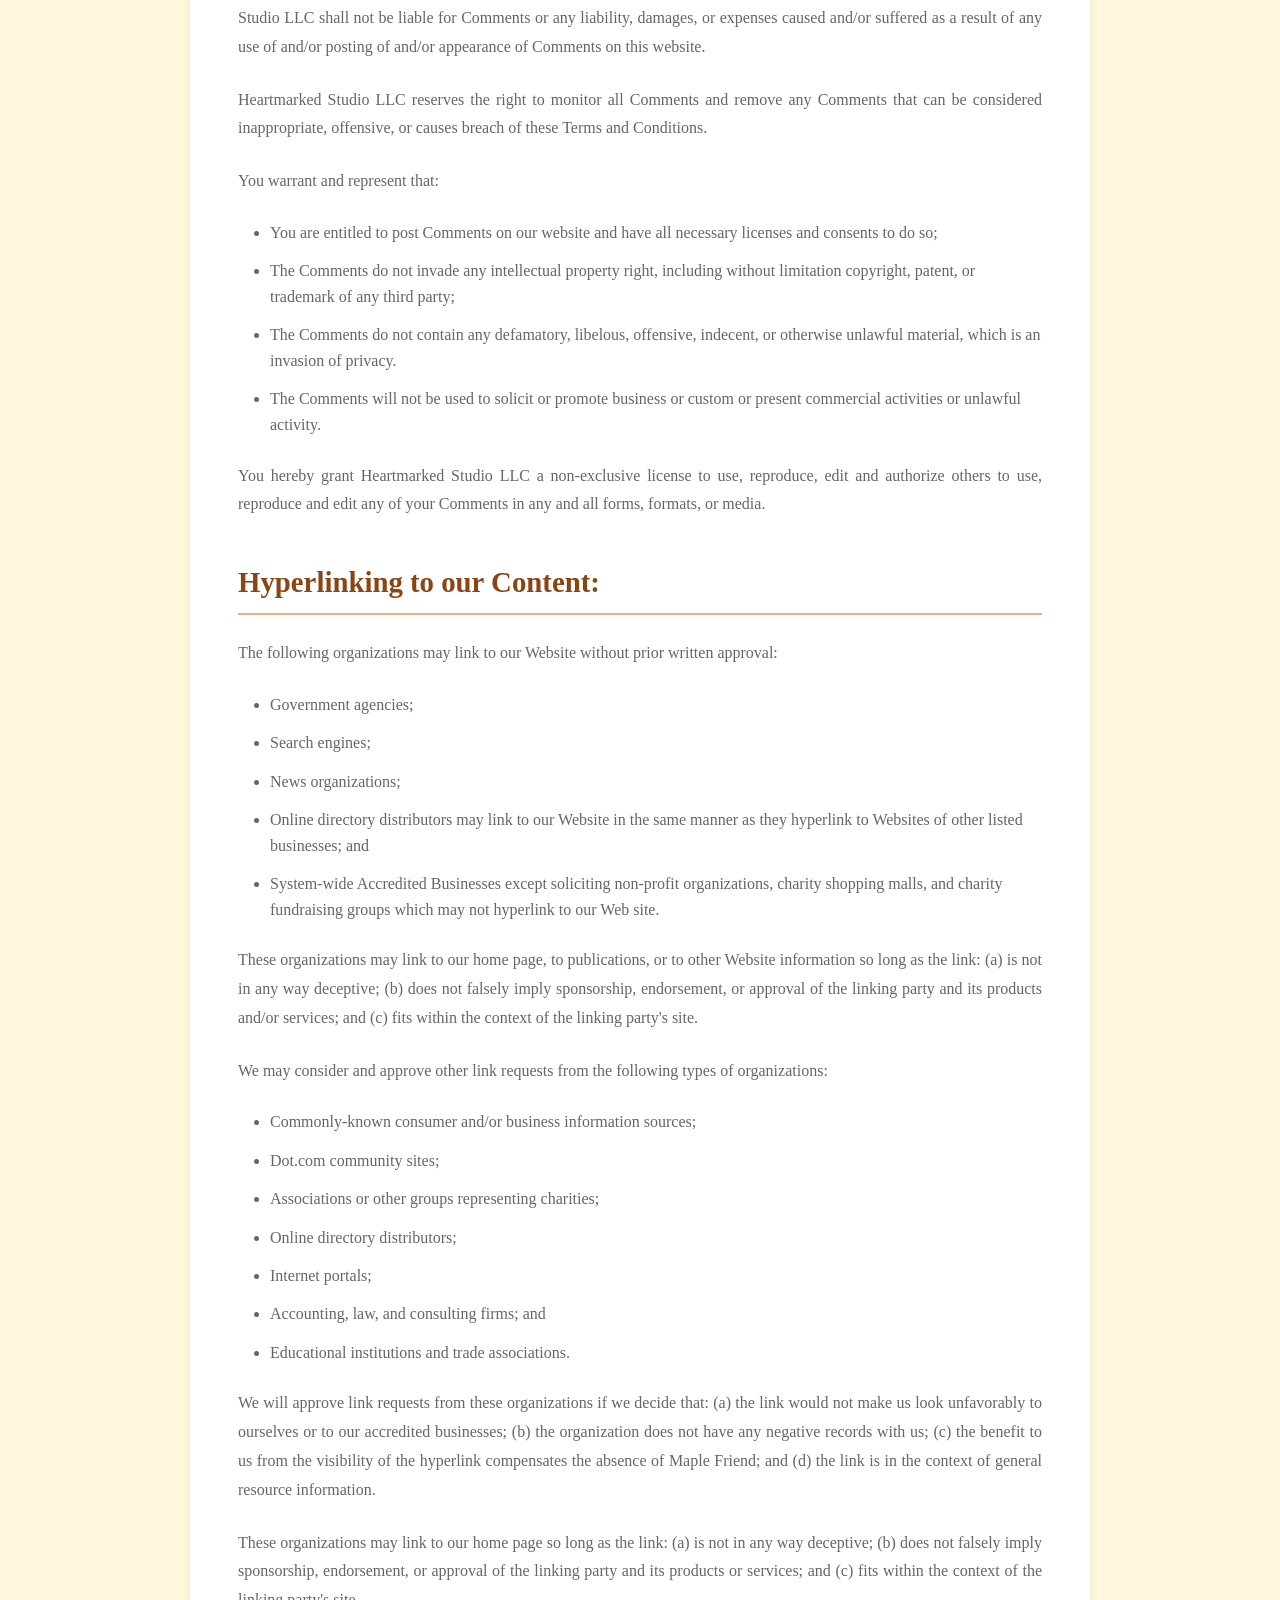
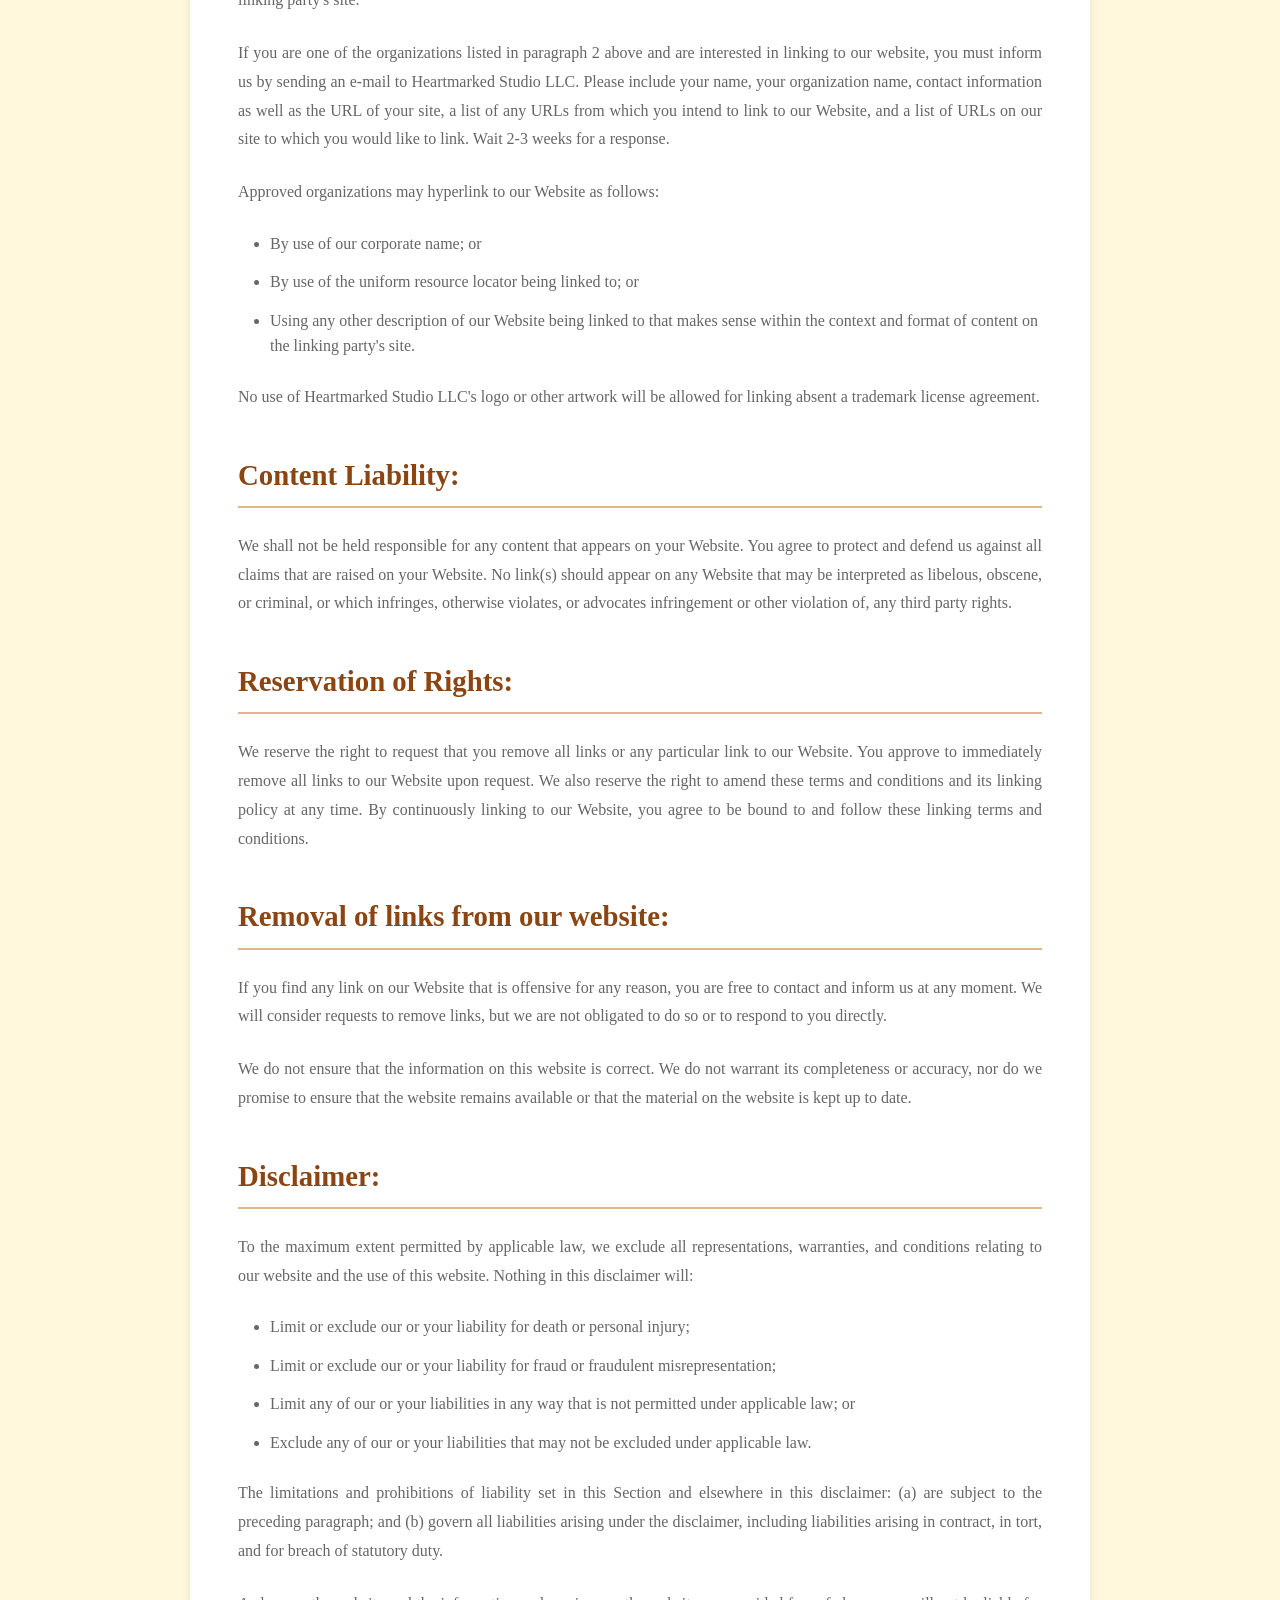
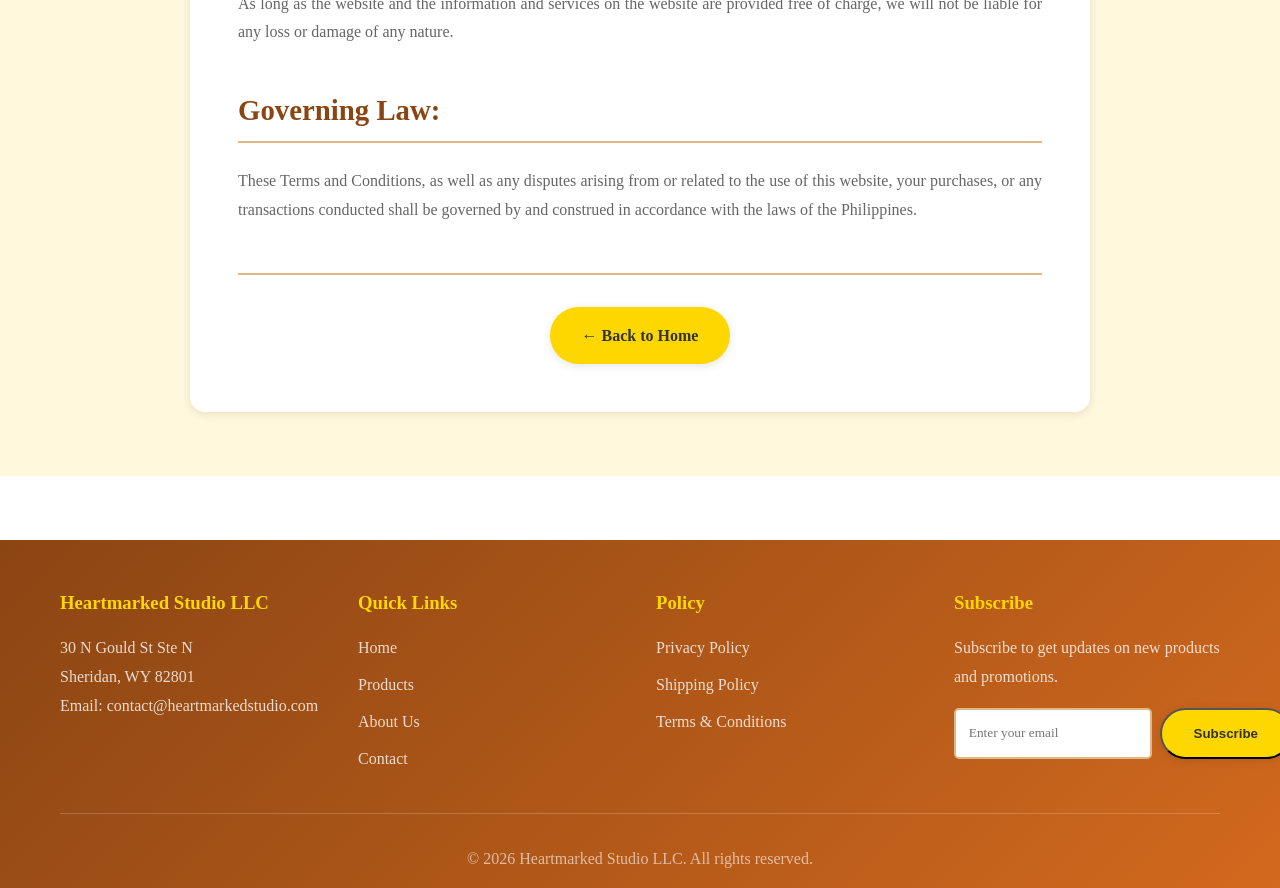
<file: terms-conditions.html>
<!DOCTYPE html>
<html lang="en">
<head>
    <meta charset="UTF-8">
    <meta name="viewport" content="width=device-width, initial-scale=1.0">
    <title>Terms and Conditions - Heartmarked Studio</title>
    <link rel="stylesheet" href="styles.css">
</head>
<body>
    <!-- Header -->
    <header>
        <div class="container">
            <div class="header-content">
                <a href="index.html" class="logo">🕯️ Heartmarked Studio</a>
                <nav>
                    <ul>
                        <li><a href="index.html">Home</a></li>
                        <li><a href="products.html">Products</a></li>
                        <li><a href="about.html">About Us</a></li>
                        <li><a href="contact.html">Contact</a></li>
                        <li><a href="cart.html" id="cart-link">Cart (<span id="cart-count">0</span>)</a></li>
                    </ul>
                </nav>
            </div>
        </div>
    </header>

    <!-- Terms and Conditions Content -->
    <section class="terms-conditions">
        <div class="container">
            <div class="policy-content">
                <h1>Terms and Conditions</h1>
                
                <p class="intro-text">Welcome to heartmarkedstudio.com!</p>
                
                <p>These terms and conditions outline the rules and regulations for the use of Heartmarked Studio LLC's Website, located at heartmarkedstudio.com.</p>
                
                <p>By accessing this website, we assume you accept these terms and conditions. Do not continue to use heartmarkedstudio.com if you do not agree to take all of the terms and conditions stated on this page.</p>
                
                <h2>Cookies:</h2>
                <p>The website uses cookies to help personalize your online experience. By accessing heartmarkedstudio.com, you agreed to use the required cookies.</p>
                
                <p>A cookie is a text file that is placed on your hard disk by a web page server. Cookies cannot be used to run programs or deliver viruses to your computer. Cookies are uniquely assigned to you and can only be read by a web server in the domain that issued the cookie to you.</p>
                
                <p>We may use cookies to collect, store, and track information for statistical or marketing purposes to operate our website. You have the ability to accept or decline optional Cookies. There are some required Cookies that are necessary for the operation of our website. These cookies do not require your consent as they always work. Please keep in mind that by accepting required Cookies, you also accept third-party Cookies, which might be used via third-party provided services if you use such services on our website, for example, a video display window provided by third parties and integrated into our website.</p>
                
                <h2>License:</h2>
                <p>Unless otherwise stated, Heartmarked Studio LLC and/or its licensors own the intellectual property rights for all material on heartmarkedstudio.com. All intellectual property rights are reserved. You may access this from heartmarkedstudio.com for your own personal use subjected to restrictions set in these terms and conditions.</p>
                
                <p>You must not:</p>
                <ul>
                    <li>Copy or republish material from heartmarkedstudio.com</li>
                    <li>Sell, rent, or sub-license material from heartmarkedstudio.com</li>
                    <li>Reproduce, duplicate or copy material from heartmarkedstudio.com</li>
                    <li>Redistribute content from heartmarkedstudio.com</li>
                </ul>
                
                <p>This Agreement shall begin on the date hereof.</p>
                
                <p>Parts of this website offer users an opportunity to post and exchange opinions and information in certain areas of the website. Heartmarked Studio LLC does not filter, edit, publish, or review Comments before their presence on the website. Comments do not reflect the views and opinions of Heartmarked Studio LLC, its agents, and/or affiliates. Comments reflect the views and opinions of the person who posts their views and opinions. To the extent permitted by applicable laws, Heartmarked Studio LLC shall not be liable for Comments or any liability, damages, or expenses caused and/or suffered as a result of any use of and/or posting of and/or appearance of Comments on this website.</p>
                
                <p>Heartmarked Studio LLC reserves the right to monitor all Comments and remove any Comments that can be considered inappropriate, offensive, or causes breach of these Terms and Conditions.</p>
                
                <p>You warrant and represent that:</p>
                <ul>
                    <li>You are entitled to post Comments on our website and have all necessary licenses and consents to do so;</li>
                    <li>The Comments do not invade any intellectual property right, including without limitation copyright, patent, or trademark of any third party;</li>
                    <li>The Comments do not contain any defamatory, libelous, offensive, indecent, or otherwise unlawful material, which is an invasion of privacy.</li>
                    <li>The Comments will not be used to solicit or promote business or custom or present commercial activities or unlawful activity.</li>
                </ul>
                
                <p>You hereby grant Heartmarked Studio LLC a non-exclusive license to use, reproduce, edit and authorize others to use, reproduce and edit any of your Comments in any and all forms, formats, or media.</p>
                
                <h2>Hyperlinking to our Content:</h2>
                <p>The following organizations may link to our Website without prior written approval:</p>
                <ul>
                    <li>Government agencies;</li>
                    <li>Search engines;</li>
                    <li>News organizations;</li>
                    <li>Online directory distributors may link to our Website in the same manner as they hyperlink to Websites of other listed businesses; and</li>
                    <li>System-wide Accredited Businesses except soliciting non-profit organizations, charity shopping malls, and charity fundraising groups which may not hyperlink to our Web site.</li>
                </ul>
                
                <p>These organizations may link to our home page, to publications, or to other Website information so long as the link: (a) is not in any way deceptive; (b) does not falsely imply sponsorship, endorsement, or approval of the linking party and its products and/or services; and (c) fits within the context of the linking party's site.</p>
                
                <p>We may consider and approve other link requests from the following types of organizations:</p>
                <ul>
                    <li>Commonly-known consumer and/or business information sources;</li>
                    <li>Dot.com community sites;</li>
                    <li>Associations or other groups representing charities;</li>
                    <li>Online directory distributors;</li>
                    <li>Internet portals;</li>
                    <li>Accounting, law, and consulting firms; and</li>
                    <li>Educational institutions and trade associations.</li>
                </ul>
                
                <p>We will approve link requests from these organizations if we decide that: (a) the link would not make us look unfavorably to ourselves or to our accredited businesses; (b) the organization does not have any negative records with us; (c) the benefit to us from the visibility of the hyperlink compensates the absence of Maple Friend; and (d) the link is in the context of general resource information.</p>
                
                <p>These organizations may link to our home page so long as the link: (a) is not in any way deceptive; (b) does not falsely imply sponsorship, endorsement, or approval of the linking party and its products or services; and (c) fits within the context of the linking party's site.</p>
                
                <p>If you are one of the organizations listed in paragraph 2 above and are interested in linking to our website, you must inform us by sending an e-mail to Heartmarked Studio LLC. Please include your name, your organization name, contact information as well as the URL of your site, a list of any URLs from which you intend to link to our Website, and a list of URLs on our site to which you would like to link. Wait 2-3 weeks for a response.</p>
                
                <p>Approved organizations may hyperlink to our Website as follows:</p>
                <ul>
                    <li>By use of our corporate name; or</li>
                    <li>By use of the uniform resource locator being linked to; or</li>
                    <li>Using any other description of our Website being linked to that makes sense within the context and format of content on the linking party's site.</li>
                </ul>
                
                <p>No use of Heartmarked Studio LLC's logo or other artwork will be allowed for linking absent a trademark license agreement.</p>
                
                <h2>Content Liability:</h2>
                <p>We shall not be held responsible for any content that appears on your Website. You agree to protect and defend us against all claims that are raised on your Website. No link(s) should appear on any Website that may be interpreted as libelous, obscene, or criminal, or which infringes, otherwise violates, or advocates infringement or other violation of, any third party rights.</p>
                
                <h2>Reservation of Rights:</h2>
                <p>We reserve the right to request that you remove all links or any particular link to our Website. You approve to immediately remove all links to our Website upon request. We also reserve the right to amend these terms and conditions and its linking policy at any time. By continuously linking to our Website, you agree to be bound to and follow these linking terms and conditions.</p>
                
                <h2>Removal of links from our website:</h2>
                <p>If you find any link on our Website that is offensive for any reason, you are free to contact and inform us at any moment. We will consider requests to remove links, but we are not obligated to do so or to respond to you directly.</p>
                
                <p>We do not ensure that the information on this website is correct. We do not warrant its completeness or accuracy, nor do we promise to ensure that the website remains available or that the material on the website is kept up to date.</p>
                
                <h2>Disclaimer:</h2>
                <p>To the maximum extent permitted by applicable law, we exclude all representations, warranties, and conditions relating to our website and the use of this website. Nothing in this disclaimer will:</p>
                <ul>
                    <li>Limit or exclude our or your liability for death or personal injury;</li>
                    <li>Limit or exclude our or your liability for fraud or fraudulent misrepresentation;</li>
                    <li>Limit any of our or your liabilities in any way that is not permitted under applicable law; or</li>
                    <li>Exclude any of our or your liabilities that may not be excluded under applicable law.</li>
                </ul>
                
                <p>The limitations and prohibitions of liability set in this Section and elsewhere in this disclaimer: (a) are subject to the preceding paragraph; and (b) govern all liabilities arising under the disclaimer, including liabilities arising in contract, in tort, and for breach of statutory duty.</p>
                
                <p>As long as the website and the information and services on the website are provided free of charge, we will not be liable for any loss or damage of any nature.</p>
                
                <h2>Governing Law:</h2>
                <p>These Terms and Conditions, as well as any disputes arising from or related to the use of this website, your purchases, or any transactions conducted shall be governed by and construed in accordance with the laws of the Philippines.</p>
                
                <div class="back-to-home">
                    <a href="index.html" class="btn">← Back to Home</a>
                </div>
            </div>
        </div>
    </section>

    <!-- Footer -->
    <footer>
        <div class="container">
            <div class="footer-content">
                <div class="footer-section">
                    <h3>Heartmarked Studio LLC</h3>
                    <p>30 N Gould St Ste N<br>Sheridan, WY 82801<br>Email: contact@heartmarkedstudio.com</p>
                </div>
                <div class="footer-section">
                    <h3>Quick Links</h3>
                    <ul>
                        <li><a href="index.html">Home</a></li>
                        <li><a href="products.html">Products</a></li>
                        <li><a href="about.html">About Us</a></li>
                        <li><a href="contact.html">Contact</a></li>
                    </ul>
                </div>
                <div class="footer-section">
                    <h3>Policy</h3>
                    <ul>
                        <li><a href="privacy-policy.html">Privacy Policy</a></li>
                        <li><a href="shipping-policy.html">Shipping Policy</a></li>
                        <li><a href="terms-conditions.html">Terms & Conditions</a></li>
                    </ul>
                </div>
                <div class="footer-section">
                    <h3>Subscribe</h3>
                    <p>Subscribe to get updates on new products and promotions.</p>
                    <div style="margin-top: 1rem;">
                        <div style="display: flex; gap: 0.5rem;">
                            <input type="email" placeholder="Enter your email" style="flex: 1; padding: 0.8rem; border: 2px solid var(--border-color); border-radius: 5px; font-family: inherit;">
                            <button type="button" class="btn" onclick="subscribeNewsletter()">Subscribe</button>
                        </div>
                    </div>
                </div>
            </div>
            <div class="footer-bottom">
                <p>&copy; 2026 Heartmarked Studio LLC. All rights reserved.</p>
            </div>
        </div>
    </footer>

    <script src="script.js"></script>
</body>
</html>
</file>
<file: styles.css>
/* Maple Friend - Scented Candles E-commerce */
* {
    margin: 0;
    padding: 0;
    box-sizing: border-box;
}

:root {
    --primary-color: #8B4513;
    --secondary-color: #D2691E;
    --accent-color: #FFD700;
    --text-dark: #333333;
    --text-light: #666666;
    --bg-light: #FFF8DC;
    --bg-white: #FFFFFF;
    --border-color: #DEB887;
    --shadow: 0 2px 10px rgba(0,0,0,0.1);
    --shadow-hover: 0 5px 20px rgba(0,0,0,0.15);
}

body {
    font-family: 'Georgia', serif;
    line-height: 1.6;
    color: var(--text-dark);
    background-color: var(--bg-white);
}

.container {
    max-width: 1200px;
    margin: 0 auto;
    padding: 0 20px;
}

/* Header */
header {
    background: linear-gradient(135deg, var(--primary-color), var(--secondary-color));
    color: white;
    padding: 1rem 0;
    box-shadow: var(--shadow);
    position: sticky;
    top: 0;
    z-index: 1000;
}

.header-content {
    display: flex;
    justify-content: space-between;
    align-items: center;
}

.logo {
    font-size: 2rem;
    font-weight: bold;
    color: var(--accent-color);
    text-decoration: none;
    text-shadow: 2px 2px 4px rgba(0,0,0,0.3);
}

nav ul {
    display: flex;
    list-style: none;
    gap: 2rem;
}

nav a {
    color: white;
    text-decoration: none;
    font-size: 1.1rem;
    transition: color 0.3s ease;
    padding: 0.5rem 1rem;
    border-radius: 5px;
}

nav a:hover {
    color: var(--accent-color);
    background-color: rgba(255,255,255,0.1);
}

/* Hero Section */
.hero {
    background: linear-gradient(rgba(0,0,0,0.4), rgba(0,0,0,0.4));
    background-size: cover!important;
    background-position: center!important;
    height: 70vh;
    display: flex;
    align-items: center;
    justify-content: center;
    text-align: center;
    color: white;
    margin-bottom: 3rem;
}

.hero-content h1 {
    font-size: 3.5rem;
    margin-bottom: 1rem;
    text-shadow: 3px 3px 6px rgba(0,0,0,0.7);
}

.hero-content p {
    font-size: 1.3rem;
    margin-bottom: 2rem;
    text-shadow: 2px 2px 4px rgba(0,0,0,0.7);
}

.btn {
    display: inline-block;
    padding: 1rem 2rem;
    background-color: var(--accent-color);
    color: var(--text-dark);
    text-decoration: none;
    border-radius: 50px;
    font-weight: bold;
    transition: all 0.3s ease;
    box-shadow: var(--shadow);
}

.btn:hover {
    background-color: var(--secondary-color);
    color: white;
    transform: translateY(-2px);
    box-shadow: var(--shadow-hover);
}

/* Products Section */
.products {
    padding: 4rem 0;
    background-color: var(--bg-light);
}

.section-title {
    text-align: center;
    font-size: 2.5rem;
    margin-bottom: 3rem;
    color: var(--primary-color);
    position: relative;
}

.section-title::after {
    content: '';
    display: block;
    width: 100px;
    height: 3px;
    background-color: var(--accent-color);
    margin: 1rem auto;
}

.product-grid {
    display: grid;
    grid-template-columns: repeat(auto-fit, minmax(280px, 1fr));
    gap: 2rem;
    margin-top: 3rem;
}

.product-card {
    background: white;
    border-radius: 15px;
    overflow: hidden;
    box-shadow: var(--shadow);
    transition: all 0.3s ease;
    cursor: pointer;
}

.product-card:hover {
    transform: translateY(-5px);
    box-shadow: var(--shadow-hover);
}

.product-image {
    width: 100%;
    height: 250px;
    object-fit: cover;
}

.product-info {
    padding: 1.5rem;
}

.product-name {
    font-size: 1.3rem;
    font-weight: bold;
    margin-bottom: 0.5rem;
    color: var(--primary-color);
}

.product-price {
    font-size: 1.5rem;
    color: var(--secondary-color);
    font-weight: bold;
    margin-bottom: 1rem;
}

/* Price container for discount display */
.price-container {
    display: flex;
    align-items: center;
    gap: 0.5rem;
    margin-bottom: 1rem;
}

.current-price {
    font-size: 1.2rem;
    color: var(--secondary-color);
    font-weight: bold;
}

.original-price {
    font-size: 0.9rem;
    color: #999;
    text-decoration: line-through;
}

.product-description {
    color: var(--text-light);
    margin-bottom: 1rem;
    line-height: 1.5;
}

/* Product Detail Page */
.product-detail {
    padding: 4rem 0;
}

.detail-container {
    display: grid;
    grid-template-columns: 1fr 1fr;
    gap: 3rem;
    background: white;
    border-radius: 15px;
    overflow: hidden;
    box-shadow: var(--shadow);
}

.detail-image {
    width: 100%;
    height: 500px;
    object-fit: cover;
}

.detail-info {
    padding: 3rem;
}

.detail-title {
    font-size: 2.5rem;
    color: var(--primary-color);
    margin-bottom: 1rem;
}

.detail-price {
    font-size: 2rem;
    color: var(--secondary-color);
    font-weight: bold;
    margin-bottom: 2rem;
}

.detail-description {
    color: var(--text-light);
    line-height: 1.8;
    margin-bottom: 2rem;
}

.quantity-selector {
    display: flex;
    align-items: center;
    gap: 1rem;
    margin-bottom: 2rem;
}

.quantity-selector input {
    width: 60px;
    padding: 0.5rem;
    text-align: center;
    border: 2px solid var(--border-color);
    border-radius: 5px;
}

.btn-add-cart {
    background-color: var(--secondary-color);
    color: white;
    padding: 1rem 2rem;
    border: none;
    border-radius: 50px;
    font-size: 1.1rem;
    cursor: pointer;
    transition: all 0.3s ease;
    box-shadow: var(--shadow);
}

.btn-add-cart:hover {
    background-color: var(--primary-color);
    transform: translateY(-2px);
    box-shadow: var(--shadow-hover);
}

/* About Section */
.about {
    padding: 4rem 0;
    background-color: var(--bg-light);
}

.about-content {
    display: grid;
    grid-template-columns: 1fr 1fr;
    gap: 3rem;
    align-items: center;
}

.about-image {
    width: 100%;
    border-radius: 15px;
    box-shadow: var(--shadow);
}

.about-text h2 {
    font-size: 2.5rem;
    color: var(--primary-color);
    margin-bottom: 1.5rem;
}

.about-text p {
    color: var(--text-light);
    line-height: 1.8;
    margin-bottom: 1.5rem;
}

/* Cart Section */
.cart {
    padding: 4rem 0;
}

.cart-container {
    display: grid;
    grid-template-columns: 2fr 1fr;
    gap: 3rem;
    margin-bottom: 3rem;
}

.cart-items {
    background: white;
    padding: 2rem;
    border-radius: 15px;
    box-shadow: var(--shadow);
}

.cart-item {
    display: flex;
    gap: 1.5rem;
    padding: 1.5rem;
    border: 1px solid var(--border-color);
    border-radius: 10px;
    margin-bottom: 1rem;
    transition: transform 0.3s ease;
}

.cart-item:hover {
    transform: translateY(-2px);
    box-shadow: var(--shadow);
}

.cart-item-image {
    width: 100px;
    height: 100px;
    object-fit: cover;
    border-radius: 8px;
}

.cart-item-details {
    flex: 1;
}

.cart-item-title {
    font-size: 1.2rem;
    font-weight: bold;
    color: var(--primary-color);
    margin-bottom: 0.5rem;
}

.cart-item-price {
    color: var(--text-light);
    margin-bottom: 1rem;
}

.cart-item-quantity {
    display: flex;
    align-items: center;
    gap: 1rem;
}

.quantity-btn {
    background: var(--primary-color);
    color: white;
    border: none;
    width: 30px;
    height: 30px;
    border-radius: 5px;
    cursor: pointer;
    font-size: 1rem;
    transition: background 0.3s ease;
}

.quantity-btn:hover {
    background: var(--secondary-color);
}

.quantity-input {
    width: 60px;
    padding: 0.5rem;
    text-align: center;
    border: 2px solid var(--border-color);
    border-radius: 5px;
}

.remove-item {
    background: #ff4757;
    color: white;
    border: none;
    padding: 0.5rem 1rem;
    border-radius: 5px;
    cursor: pointer;
    transition: background 0.3s ease;
}

.remove-item:hover {
    background: #ff3838;
}

.cart-summary {
    height: fit-content;
}

.empty-cart {
    text-align: center;
    padding: 3rem;
}

.btn-secondary {
    background: transparent;
    color: var(--primary-color);
    border: 2px solid var(--primary-color);
    text-decoration: none;
    display: inline-block;
    padding: 0.8rem 1.5rem;
    border-radius: 5px;
    transition: all 0.3s ease;
}

.btn-secondary:hover {
    background: var(--primary-color);
    color: white;
}

/* Contact Section */
.contact {
    padding: 4rem 0;
}

.contact-content {
    display: flex;
    justify-content: center;
    align-items: center;
}

.contact-info h2 {
    font-size: 2.5rem;
    color: var(--primary-color);
    margin-bottom: 2rem;
}

.contact-info p {
    color: var(--text-light);
    margin-bottom: 1rem;
    line-height: 1.8;
}

.contact-form {
    background: white;
    padding: 2rem;
    border-radius: 15px;
    box-shadow: var(--shadow);
    width: 100%;
    max-width: 600px;
}

.form-group {
    margin-bottom: 1.5rem;
}

.form-group label {
    display: block;
    margin-bottom: 0.5rem;
    color: var(--primary-color);
    font-weight: bold;
}

.form-group input,
.form-group textarea {
    width: 100%;
    padding: 0.8rem;
    border: 2px solid var(--border-color);
    border-radius: 5px;
    font-family: inherit;
    transition: border-color 0.3s ease;
}

.form-group input:focus,
.form-group textarea:focus {
    outline: none;
    border-color: var(--secondary-color);
}

.form-group textarea {
    resize: vertical;
    min-height: 120px;
}

/* Footer */
footer {
    background: linear-gradient(135deg, var(--primary-color), var(--secondary-color));
    color: white;
    padding: 3rem 0 1rem;
    margin-top: 4rem;
}

.footer-content {
    display: grid;
    grid-template-columns: repeat(auto-fit, minmax(250px, 1fr));
    gap: 2rem;
    margin-bottom: 2rem;
}

.footer-section h3 {
    margin-bottom: 1rem;
    color: var(--accent-color);
}

.footer-section p,
.footer-section ul {
    color: rgba(255,255,255,0.8);
    line-height: 1.8;
}

.footer-section ul {
    list-style: none;
}

.footer-section ul li {
    margin-bottom: 0.5rem;
}

.footer-section a {
    color: rgba(255,255,255,0.8);
    text-decoration: none;
    transition: color 0.3s ease;
}

.footer-section a:hover {
    color: var(--accent-color);
}

.footer-bottom {
    text-align: center;
    padding-top: 2rem;
    border-top: 1px solid rgba(255,255,255,0.2);
    color: rgba(255,255,255,0.6);
}

/* Responsive Design */
@media (max-width: 768px) {
    .header-content {
        flex-direction: column;
        gap: 1rem;
    }
    
    nav ul {
        flex-direction: column;
        text-align: center;
        gap: 0.5rem;
    }
    
    .hero-content h1 {
        font-size: 2.5rem;
    }
    
    .detail-container,
    .about-content {
        grid-template-columns: 1fr;
    }
    
    .cart-container {
        grid-template-columns: 1fr;
        gap: 2rem;
    }
    
    .cart-item {
        flex-direction: column;
        text-align: center;
    }
    
    .cart-item-image {
        width: 80px;
        height: 80px;
        margin: 0 auto;
    }
    
    .detail-image {
        height: 300px;
    }
    
    .product-grid {
        grid-template-columns: repeat(auto-fit, minmax(250px, 1fr));
        gap: 1rem;
    }
}

@media (max-width: 480px) {
    .container {
        padding: 0 15px;
    }
    
    .hero-content h1 {
        font-size: 2rem;
    }
    
    .hero-content p {
        font-size: 1rem;
    }
    
    .section-title {
        font-size: 2rem;
    }
}

/* Modal Styles */
.modal {
    display: none;
    position: fixed;
    z-index: 10000;
    left: 0;
    top: 0;
    width: 100%;
    height: 100%;
    background-color: rgba(0,0,0,0.7);
    overflow-y: auto;
}

.modal-content {
    background-color: white;
    margin: 2% auto;
    padding: 0;
    border-radius: 15px;
    width: 90%;
    max-width: 800px;
    max-height: 90vh;
    overflow-y: auto;
    box-shadow: 0 10px 30px rgba(0,0,0,0.3);
    animation: modalSlideIn 0.3s ease;
}

@keyframes modalSlideIn {
    from {
        opacity: 0;
        transform: translateY(-50px);
    }
    to {
        opacity: 1;
        transform: translateY(0);
    }
}

.modal-header {
    background: linear-gradient(135deg, var(--primary-color), var(--secondary-color));
    color: white;
    padding: 1.5rem 2rem;
    border-radius: 15px 15px 0 0;
    display: flex;
    justify-content: space-between;
    align-items: center;
    position: sticky;
    top: 0;
    z-index: 10;
}

.modal-header h2 {
    margin: 0;
    color: var(--accent-color);
    font-size: 1.8rem;
}

.close {
    color: white;
    font-size: 2rem;
    font-weight: bold;
    cursor: pointer;
    transition: color 0.3s ease;
    background: none;
    border: none;
    padding: 0;
    width: 30px;
    height: 30px;
    display: flex;
    align-items: center;
    justify-content: center;
}

.close:hover {
    color: var(--accent-color);
}

.modal-body {
    padding: 2rem;
    color: var(--text-dark);
    line-height: 1.8;
}

.modal-body h3 {
    color: var(--primary-color);
    margin: 2rem 0 1rem 0;
    font-size: 1.3rem;
}

.modal-body h3:first-child {
    margin-top: 0;
}

.modal-body p {
    margin-bottom: 1rem;
    color: var(--text-light);
}

.modal-body ul {
    margin: 1rem 0;
    padding-left: 2rem;
}

.modal-body li {
    margin-bottom: 0.5rem;
    color: var(--text-light);
}

.modal-body strong {
    color: var(--primary-color);
}

/* Responsive Modal */
@media (max-width: 768px) {
    .modal-content {
        width: 95%;
        margin: 5% auto;
        max-height: 95vh;
    }
    
    .modal-header {
        padding: 1rem 1.5rem;
    }
    
    .modal-header h2 {
        font-size: 1.5rem;
    }
    
    .modal-body {
        padding: 1.5rem;
    }
    
    .modal-body h3 {
        font-size: 1.2rem;
    }
}

@media (max-width: 480px) {
    .modal-content {
        width: 98%;
        margin: 2% auto;
        border-radius: 10px;
    }
    
    .modal-header {
        padding: 1rem;
        border-radius: 10px 10px 0 0;
    }
    
    .modal-header h2 {
        font-size: 1.3rem;
    }
    
    .modal-body {
        padding: 1rem;
    }
    
    .modal-body h3 {
        font-size: 1.1rem;
        margin: 1.5rem 0 0.8rem 0;
    }
}

/* Privacy Policy Page Styles */
.privacy-policy, .shipping-policy, .terms-conditions, .returns-refunds {
    padding: 4rem 0;
    background-color: var(--bg-light);
    min-height: 60vh;
}

.policy-content {
    background: white;
    padding: 3rem;
    border-radius: 15px;
    box-shadow: var(--shadow);
    max-width: 900px;
    margin: 0 auto;
}

.policy-content h1 {
    color: var(--primary-color);
    font-size: 2.5rem;
    margin-bottom: 2rem;
    text-align: center;
    position: relative;
}

.policy-content h1::after {
    content: '';
    display: block;
    width: 100px;
    height: 3px;
    background-color: var(--accent-color);
    margin: 1rem auto;
}

.policy-content h2 {
    color: var(--primary-color);
    margin: 2.5rem 0 1.5rem 0;
    font-size: 1.8rem;
    border-bottom: 2px solid var(--border-color);
    padding-bottom: 0.5rem;
}

.policy-content h3 {
    color: var(--primary-color);
    margin: 1.5rem 0 0.8rem 0;
    font-size: 1.3rem;
}

.policy-content p {
    color: var(--text-light);
    line-height: 1.8;
    margin-bottom: 1.5rem;
    text-align: justify;
}

.policy-content .intro-text {
    font-size: 1.2rem;
    color: var(--secondary-color);
    text-align: center;
    margin-bottom: 3rem;
    font-style: italic;
}

.policy-content strong {
    color: var(--primary-color);
    font-weight: bold;
}

.policy-content ul {
    margin: 1.5rem 0;
    padding-left: 2rem;
}

.policy-content li {
    margin-bottom: 0.8rem;
    color: var(--text-light);
    line-height: 1.6;
}

/* FAQ Items Styling */
.faq-item {
    background: var(--bg-light);
    padding: 1.5rem;
    border-radius: 10px;
    margin-bottom: 1.5rem;
    border-left: 4px solid var(--secondary-color);
    transition: transform 0.3s ease, box-shadow 0.3s ease;
}

.faq-item:hover {
    transform: translateY(-2px);
    box-shadow: var(--shadow);
}

.faq-item h3 {
    color: var(--primary-color);
    margin: 0 0 0.8rem 0;
    font-size: 1.2rem;
    font-weight: bold;
}

.faq-item p {
    margin: 0;
    text-align: left;
    line-height: 1.6;
}

.back-to-home {
    text-align: center;
    margin-top: 3rem;
    padding-top: 2rem;
    border-top: 2px solid var(--border-color);
}

/* Responsive Privacy and Shipping Policy */
@media (max-width: 768px) {
    .privacy-policy, .shipping-policy, .terms-conditions, .returns-refunds {
        padding: 2rem 0;
    }
    
    .policy-content {
        padding: 2rem;
        margin: 0 1rem;
    }
    
    .policy-content h1 {
        font-size: 2rem;
    }
    
    .policy-content h2 {
        font-size: 1.5rem;
    }
    
    .policy-content h3 {
        font-size: 1.2rem;
    }
    
    .faq-item {
        padding: 1rem;
    }
    
    .faq-item h3 {
        font-size: 1.1rem;
    }
}

@media (max-width: 480px) {
    .privacy-policy, .shipping-policy, .terms-conditions, .returns-refunds {
        padding: 2rem 0;
    }
    
    .policy-content {
        padding: 1.5rem;
        margin: 0 0.5rem;
    }
    
    .policy-content h1 {
        font-size: 1.8rem;
    }
    
    .policy-content h2 {
        font-size: 1.3rem;
    }
    
    .policy-content h3 {
        font-size: 1.1rem;
    }
    
    .policy-content p {
        font-size: 0.95rem;
    }
    
    .policy-content .intro-text {
        font-size: 1.1rem;
    }
    
    .faq-item {
        padding: 0.8rem;
        margin-bottom: 1rem;
    }
    
    .faq-item h3 {
        font-size: 1rem;
    }
    
    .faq-item p {
        font-size: 0.9rem;
    }
}
</file>
